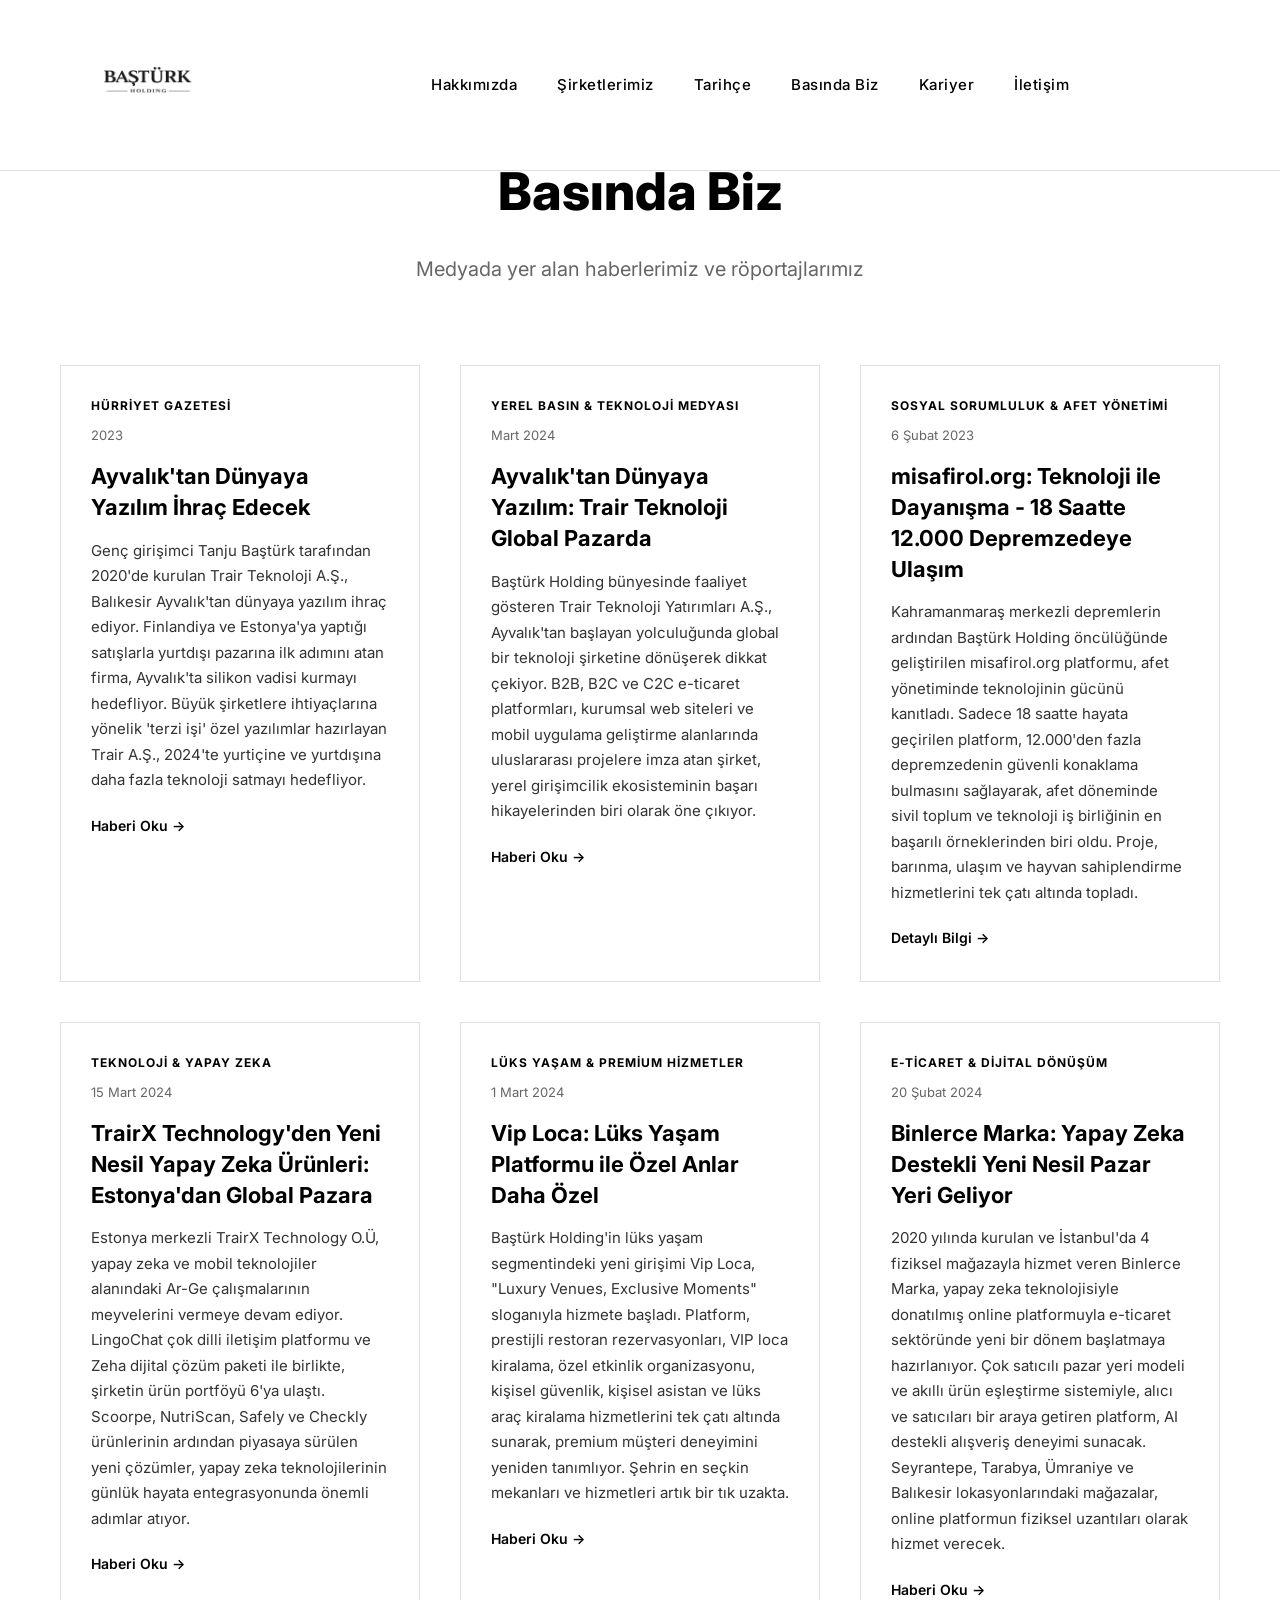
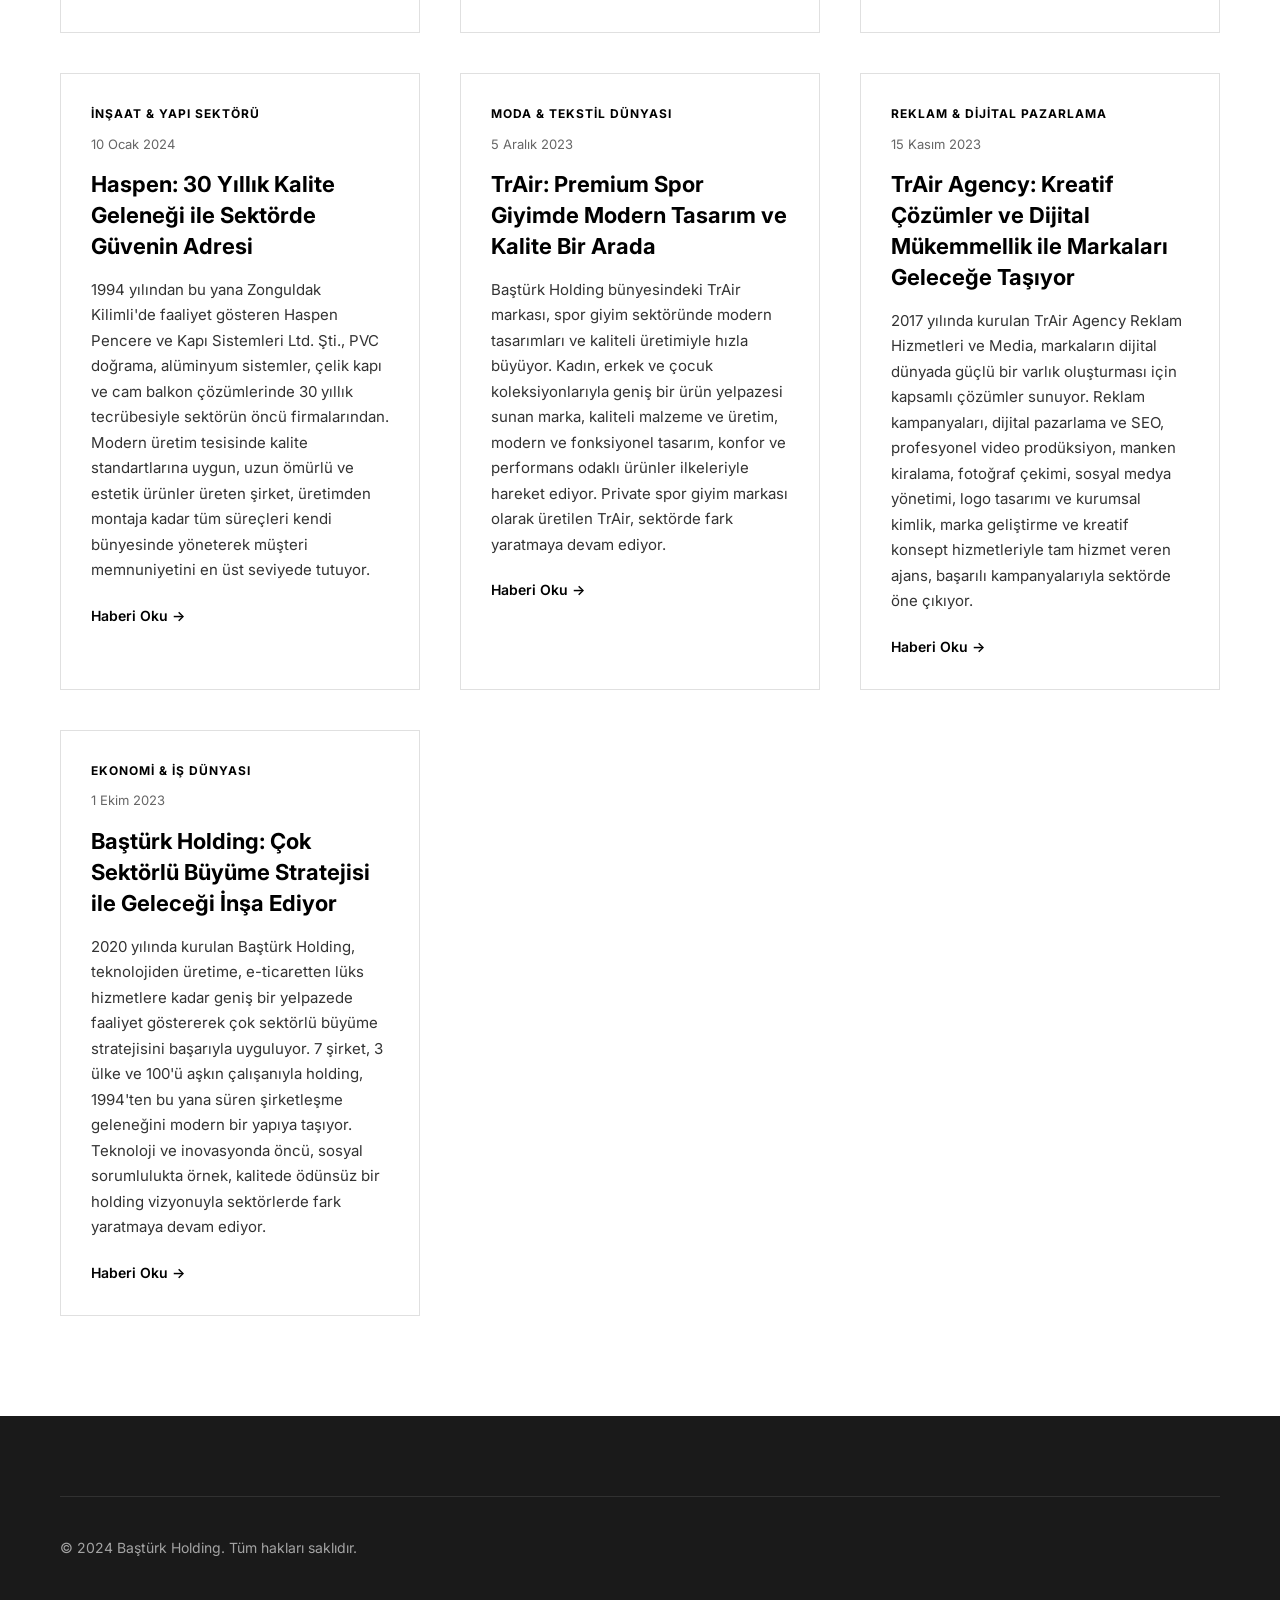
<file: basinda-biz.html>
<!DOCTYPE html>
<html lang="tr">
<head>
    <meta charset="UTF-8">
    <meta name="viewport" content="width=device-width, initial-scale=1.0">
    <title>Basında Biz | Baştürk Holding</title>
    <link rel="stylesheet" href="style.css">
    <link rel="preconnect" href="https://fonts.googleapis.com">
    <link rel="preconnect" href="https://fonts.gstatic.com" crossorigin>
    <link href="https://fonts.googleapis.com/css2?family=Inter:wght@300;400;500;600;700;800;900&display=swap" rel="stylesheet">
    <link rel="icon" type="image/png" href="favicon.png">
    <style>
        .press-page {
            padding: 150px 0 100px;
            background-color: var(--bg-white);
        }
        .press-hero {
            text-align: center;
            margin-bottom: 80px;
        }
        .press-hero h1 {
            font-size: 52px;
            font-weight: 800;
            margin-bottom: 20px;
        }
        .press-hero p {
            font-size: 20px;
            color: var(--light-gray);
        }
        .press-grid {
            display: grid;
            grid-template-columns: repeat(auto-fill, minmax(350px, 1fr));
            gap: 40px;
        }
        .press-card {
            background-color: var(--bg-white);
            border: 1px solid var(--border-gray);
            overflow: hidden;
            transition: var(--transition);
        }
        .press-card:hover {
            transform: translateY(-10px);
            box-shadow: 0 20px 60px rgba(0, 0, 0, 0.12);
        }
        .press-content {
            padding: 30px;
        }
        .press-source {
            font-size: 12px;
            font-weight: 700;
            letter-spacing: 1px;
            text-transform: uppercase;
            color: var(--primary-black);
            margin-bottom: 10px;
        }
        .press-date {
            font-size: 13px;
            color: var(--light-gray);
            margin-bottom: 15px;
        }
        .press-title {
            font-size: 22px;
            font-weight: 700;
            margin-bottom: 15px;
            line-height: 1.4;
        }
        .press-excerpt {
            font-size: 15px;
            line-height: 1.7;
            color: var(--text-gray);
            margin-bottom: 20px;
        }
        .press-link {
            display: inline-block;
            color: var(--primary-black);
            text-decoration: none;
            font-size: 14px;
            font-weight: 600;
            transition: var(--transition);
        }
        .press-link:hover {
            transform: translateX(5px);
        }
    </style>
</head>
<body>
    <header>
        <div class="container">
            <a href="index.html" class="logo">
                <img src="logo.png" alt="Baştürk Holding" class="logo-image">
            </a>
            <nav class="main-nav">
                <a href="index.html#hakkimizda">Hakkımızda</a>
                <a href="index.html#sirketlerimiz">Şirketlerimiz</a>
                <a href="index.html#timeline">Tarihçe</a>
                <a href="basinda-biz.html" class="active">Basında Biz</a>
                <a href="kariyer.html">Kariyer</a>
                <a href="index.html#iletisim">İletişim</a>
            </nav>
        </div>
    </header>

    <section class="press-page">
        <div class="container">
            <div class="press-hero">
                <h1>Basında Biz</h1>
                <p>Medyada yer alan haberlerimiz ve röportajlarımız</p>
            </div>

            <div class="press-grid">
                <article class="press-card">
                    <div class="press-content">
                        <div class="press-source">Hürriyet Gazetesi</div>
                        <div class="press-date">2023</div>
                        <h3 class="press-title">Ayvalık'tan Dünyaya Yazılım İhraç Edecek</h3>
                        <p class="press-excerpt">
                            Genç girişimci Tanju Baştürk tarafından 2020'de kurulan Trair Teknoloji A.Ş., Balıkesir Ayvalık'tan dünyaya yazılım ihraç ediyor. Finlandiya ve Estonya'ya yaptığı satışlarla yurtdışı pazarına ilk adımını atan firma, Ayvalık'ta silikon vadisi kurmayı hedefliyor. Büyük şirketlere ihtiyaçlarına yönelik 'terzi işi' özel yazılımlar hazırlayan Trair A.Ş., 2024'te yurtiçine ve yurtdışına daha fazla teknoloji satmayı hedefliyor.
                        </p>
                        <a href="https://www.hurriyet.com.tr/yazarlar/adnan-kaya/ayvaliktan-dunyaya-yazilim-ihrac-edecek-42389030" target="_blank" rel="noopener noreferrer" class="press-link">Haberi Oku →</a>
                    </div>
                </article>

                <article class="press-card">
                    <div class="press-content">
                        <div class="press-source">Yerel Basın & Teknoloji Medyası</div>
                        <div class="press-date">Mart 2024</div>
                        <h3 class="press-title">Ayvalık'tan Dünyaya Yazılım: Trair Teknoloji Global Pazarda</h3>
                        <p class="press-excerpt">
                            Baştürk Holding bünyesinde faaliyet gösteren Trair Teknoloji Yatırımları A.Ş., Ayvalık'tan başlayan yolculuğunda global bir teknoloji şirketine dönüşerek dikkat çekiyor. B2B, B2C ve C2C e-ticaret platformları, kurumsal web siteleri ve mobil uygulama geliştirme alanlarında uluslararası projelere imza atan şirket, yerel girişimcilik ekosisteminin başarı hikayelerinden biri olarak öne çıkıyor.
                        </p>
                        <a href="#" class="press-link">Haberi Oku →</a>
                    </div>
                </article>

                <article class="press-card">
                    <div class="press-content">
                        <div class="press-source">Sosyal Sorumluluk & Afet Yönetimi</div>
                        <div class="press-date">6 Şubat 2023</div>
                        <h3 class="press-title">misafirol.org: Teknoloji ile Dayanışma - 18 Saatte 12.000 Depremzedeye Ulaşım</h3>
                        <p class="press-excerpt">
                            Kahramanmaraş merkezli depremlerin ardından Baştürk Holding öncülüğünde geliştirilen misafirol.org platformu, afet yönetiminde teknolojinin gücünü kanıtladı. Sadece 18 saatte hayata geçirilen platform, 12.000'den fazla depremzedenin güvenli konaklama bulmasını sağlayarak, afet döneminde sivil toplum ve teknoloji iş birliğinin en başarılı örneklerinden biri oldu. Proje, barınma, ulaşım ve hayvan sahiplendirme hizmetlerini tek çatı altında topladı.
                        </p>
                        <a href="misafirol.html" class="press-link">Detaylı Bilgi →</a>
                    </div>
                </article>

                <article class="press-card">
                    <div class="press-content">
                        <div class="press-source">Teknoloji & Yapay Zeka</div>
                        <div class="press-date">15 Mart 2024</div>
                        <h3 class="press-title">TrairX Technology'den Yeni Nesil Yapay Zeka Ürünleri: Estonya'dan Global Pazara</h3>
                        <p class="press-excerpt">
                            Estonya merkezli TrairX Technology O.Ü, yapay zeka ve mobil teknolojiler alanındaki Ar-Ge çalışmalarının meyvelerini vermeye devam ediyor. LingoChat çok dilli iletişim platformu ve Zeha dijital çözüm paketi ile birlikte, şirketin ürün portföyü 6'ya ulaştı. Scoorpe, NutriScan, Safely ve Checkly ürünlerinin ardından piyasaya sürülen yeni çözümler, yapay zeka teknolojilerinin günlük hayata entegrasyonunda önemli adımlar atıyor.
                        </p>
                        <a href="#" class="press-link">Haberi Oku →</a>
                    </div>
                </article>

                <article class="press-card">
                    <div class="press-content">
                        <div class="press-source">Lüks Yaşam & Premium Hizmetler</div>
                        <div class="press-date">1 Mart 2024</div>
                        <h3 class="press-title">Vip Loca: Lüks Yaşam Platformu ile Özel Anlar Daha Özel</h3>
                        <p class="press-excerpt">
                            Baştürk Holding'in lüks yaşam segmentindeki yeni girişimi Vip Loca, "Luxury Venues, Exclusive Moments" sloganıyla hizmete başladı. Platform, prestijli restoran rezervasyonları, VIP loca kiralama, özel etkinlik organizasyonu, kişisel güvenlik, kişisel asistan ve lüks araç kiralama hizmetlerini tek çatı altında sunarak, premium müşteri deneyimini yeniden tanımlıyor. Şehrin en seçkin mekanları ve hizmetleri artık bir tık uzakta.
                        </p>
                        <a href="#" class="press-link">Haberi Oku →</a>
                    </div>
                </article>

                <article class="press-card">
                    <div class="press-content">
                        <div class="press-source">E-Ticaret & Dijital Dönüşüm</div>
                        <div class="press-date">20 Şubat 2024</div>
                        <h3 class="press-title">Binlerce Marka: Yapay Zeka Destekli Yeni Nesil Pazar Yeri Geliyor</h3>
                        <p class="press-excerpt">
                            2020 yılında kurulan ve İstanbul'da 4 fiziksel mağazayla hizmet veren Binlerce Marka, yapay zeka teknolojisiyle donatılmış online platformuyla e-ticaret sektöründe yeni bir dönem başlatmaya hazırlanıyor. Çok satıcılı pazar yeri modeli ve akıllı ürün eşleştirme sistemiyle, alıcı ve satıcıları bir araya getiren platform, AI destekli alışveriş deneyimi sunacak. Seyrantepe, Tarabya, Ümraniye ve Balıkesir lokasyonlarındaki mağazalar, online platformun fiziksel uzantıları olarak hizmet verecek.
                        </p>
                        <a href="#" class="press-link">Haberi Oku →</a>
                    </div>
                </article>

                <article class="press-card">
                    <div class="press-content">
                        <div class="press-source">İnşaat & Yapı Sektörü</div>
                        <div class="press-date">10 Ocak 2024</div>
                        <h3 class="press-title">Haspen: 30 Yıllık Kalite Geleneği ile Sektörde Güvenin Adresi</h3>
                        <p class="press-excerpt">
                            1994 yılından bu yana Zonguldak Kilimli'de faaliyet gösteren Haspen Pencere ve Kapı Sistemleri Ltd. Şti., PVC doğrama, alüminyum sistemler, çelik kapı ve cam balkon çözümlerinde 30 yıllık tecrübesiyle sektörün öncü firmalarından. Modern üretim tesisinde kalite standartlarına uygun, uzun ömürlü ve estetik ürünler üreten şirket, üretimden montaja kadar tüm süreçleri kendi bünyesinde yöneterek müşteri memnuniyetini en üst seviyede tutuyor.
                        </p>
                        <a href="#" class="press-link">Haberi Oku →</a>
                    </div>
                </article>

                <article class="press-card">
                    <div class="press-content">
                        <div class="press-source">Moda & Tekstil Dünyası</div>
                        <div class="press-date">5 Aralık 2023</div>
                        <h3 class="press-title">TrAir: Premium Spor Giyimde Modern Tasarım ve Kalite Bir Arada</h3>
                        <p class="press-excerpt">
                            Baştürk Holding bünyesindeki TrAir markası, spor giyim sektöründe modern tasarımları ve kaliteli üretimiyle hızla büyüyor. Kadın, erkek ve çocuk koleksiyonlarıyla geniş bir ürün yelpazesi sunan marka, kaliteli malzeme ve üretim, modern ve fonksiyonel tasarım, konfor ve performans odaklı ürünler ilkeleriyle hareket ediyor. Private spor giyim markası olarak üretilen TrAir, sektörde fark yaratmaya devam ediyor.
                        </p>
                        <a href="#" class="press-link">Haberi Oku →</a>
                    </div>
                </article>

                <article class="press-card">
                    <div class="press-content">
                        <div class="press-source">Reklam & Dijital Pazarlama</div>
                        <div class="press-date">15 Kasım 2023</div>
                        <h3 class="press-title">TrAir Agency: Kreatif Çözümler ve Dijital Mükemmellik ile Markaları Geleceğe Taşıyor</h3>
                        <p class="press-excerpt">
                            2017 yılında kurulan TrAir Agency Reklam Hizmetleri ve Media, markaların dijital dünyada güçlü bir varlık oluşturması için kapsamlı çözümler sunuyor. Reklam kampanyaları, dijital pazarlama ve SEO, profesyonel video prodüksiyon, manken kiralama, fotoğraf çekimi, sosyal medya yönetimi, logo tasarımı ve kurumsal kimlik, marka geliştirme ve kreatif konsept hizmetleriyle tam hizmet veren ajans, başarılı kampanyalarıyla sektörde öne çıkıyor.
                        </p>
                        <a href="#" class="press-link">Haberi Oku →</a>
                    </div>
                </article>

                <article class="press-card">
                    <div class="press-content">
                        <div class="press-source">Ekonomi & İş Dünyası</div>
                        <div class="press-date">1 Ekim 2023</div>
                        <h3 class="press-title">Baştürk Holding: Çok Sektörlü Büyüme Stratejisi ile Geleceği İnşa Ediyor</h3>
                        <p class="press-excerpt">
                            2020 yılında kurulan Baştürk Holding, teknolojiden üretime, e-ticaretten lüks hizmetlere kadar geniş bir yelpazede faaliyet göstererek çok sektörlü büyüme stratejisini başarıyla uyguluyor. 7 şirket, 3 ülke ve 100'ü aşkın çalışanıyla holding, 1994'ten bu yana süren şirketleşme geleneğini modern bir yapıya taşıyor. Teknoloji ve inovasyonda öncü, sosyal sorumlulukta örnek, kalitede ödünsüz bir holding vizyonuyla sektörlerde fark yaratmaya devam ediyor.
                        </p>
                        <a href="#" class="press-link">Haberi Oku →</a>
                    </div>
                </article>
            </div>
        </div>
    </section>

    <footer>
        <div class="container">
            <div class="footer-bottom">
                <p>&copy; 2024 Baştürk Holding. Tüm hakları saklıdır.</p>
            </div>
        </div>
    </footer>
</body>
</html>
</file>
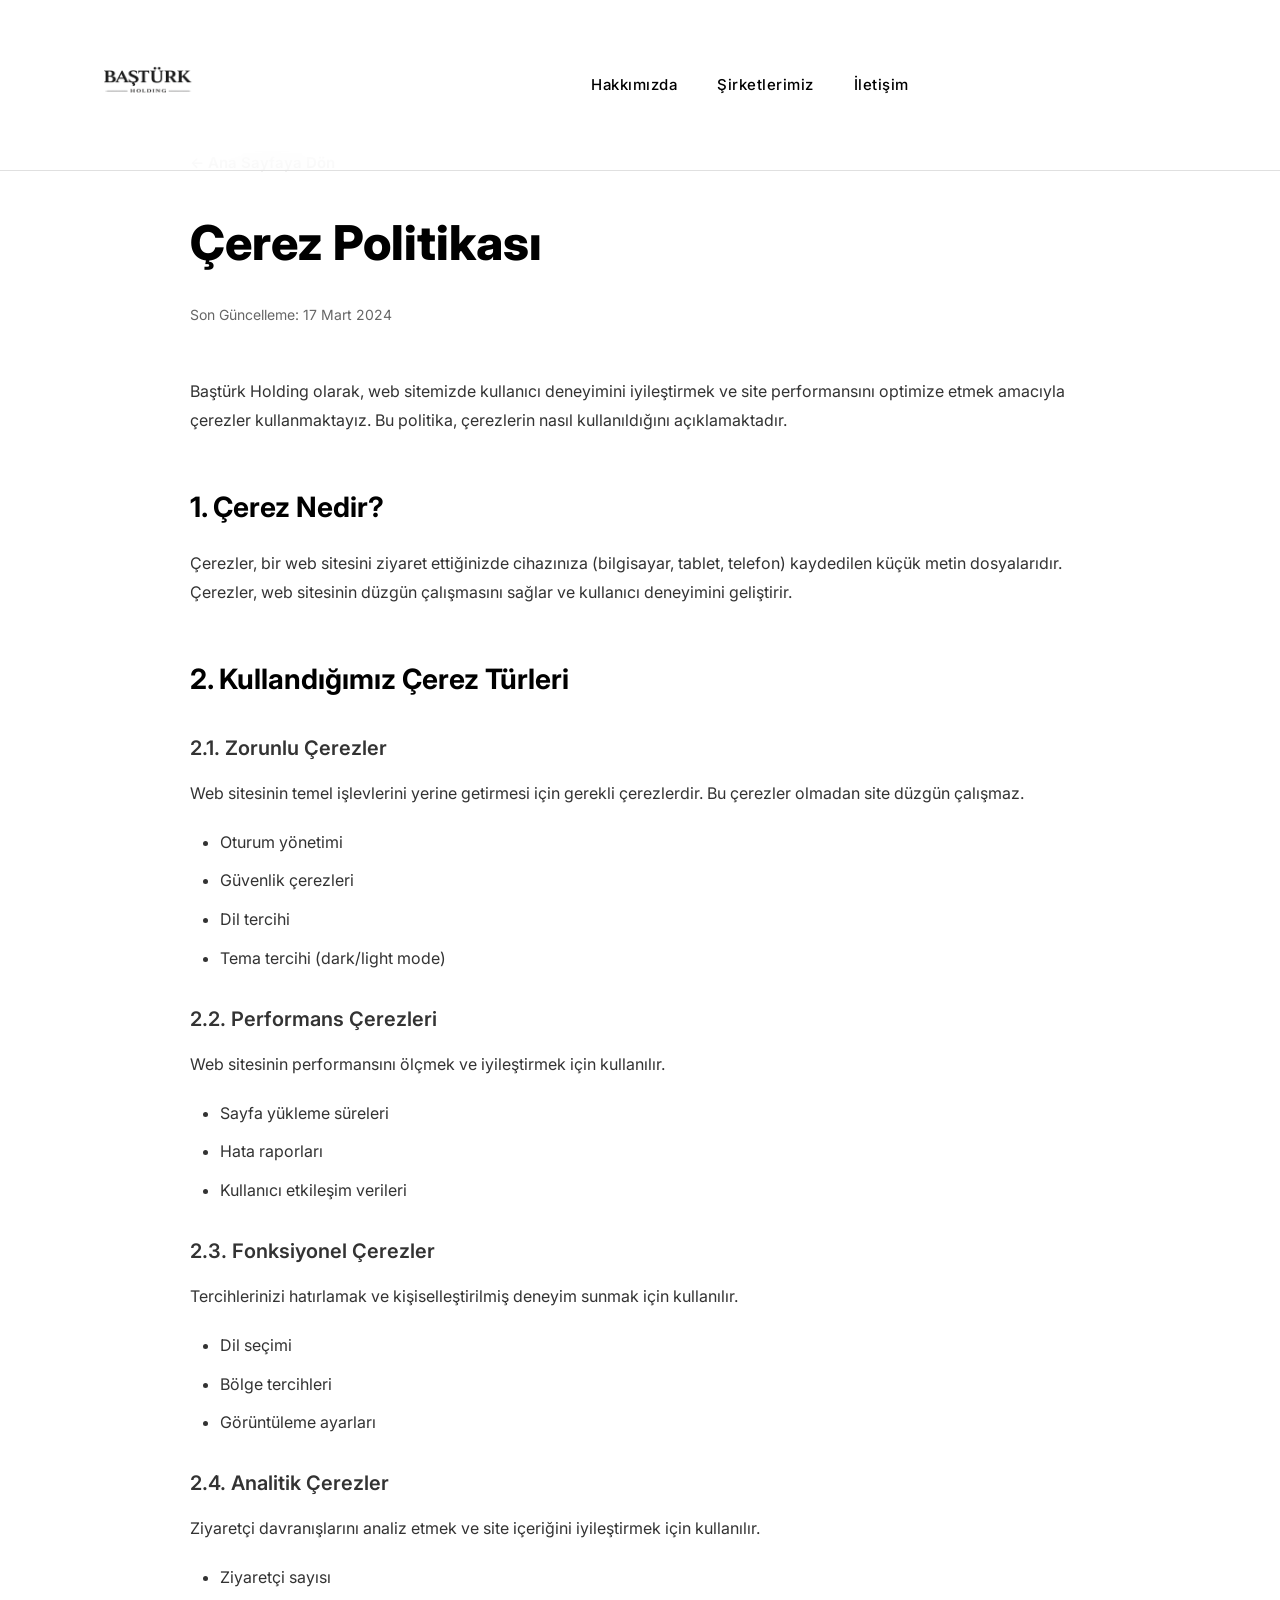
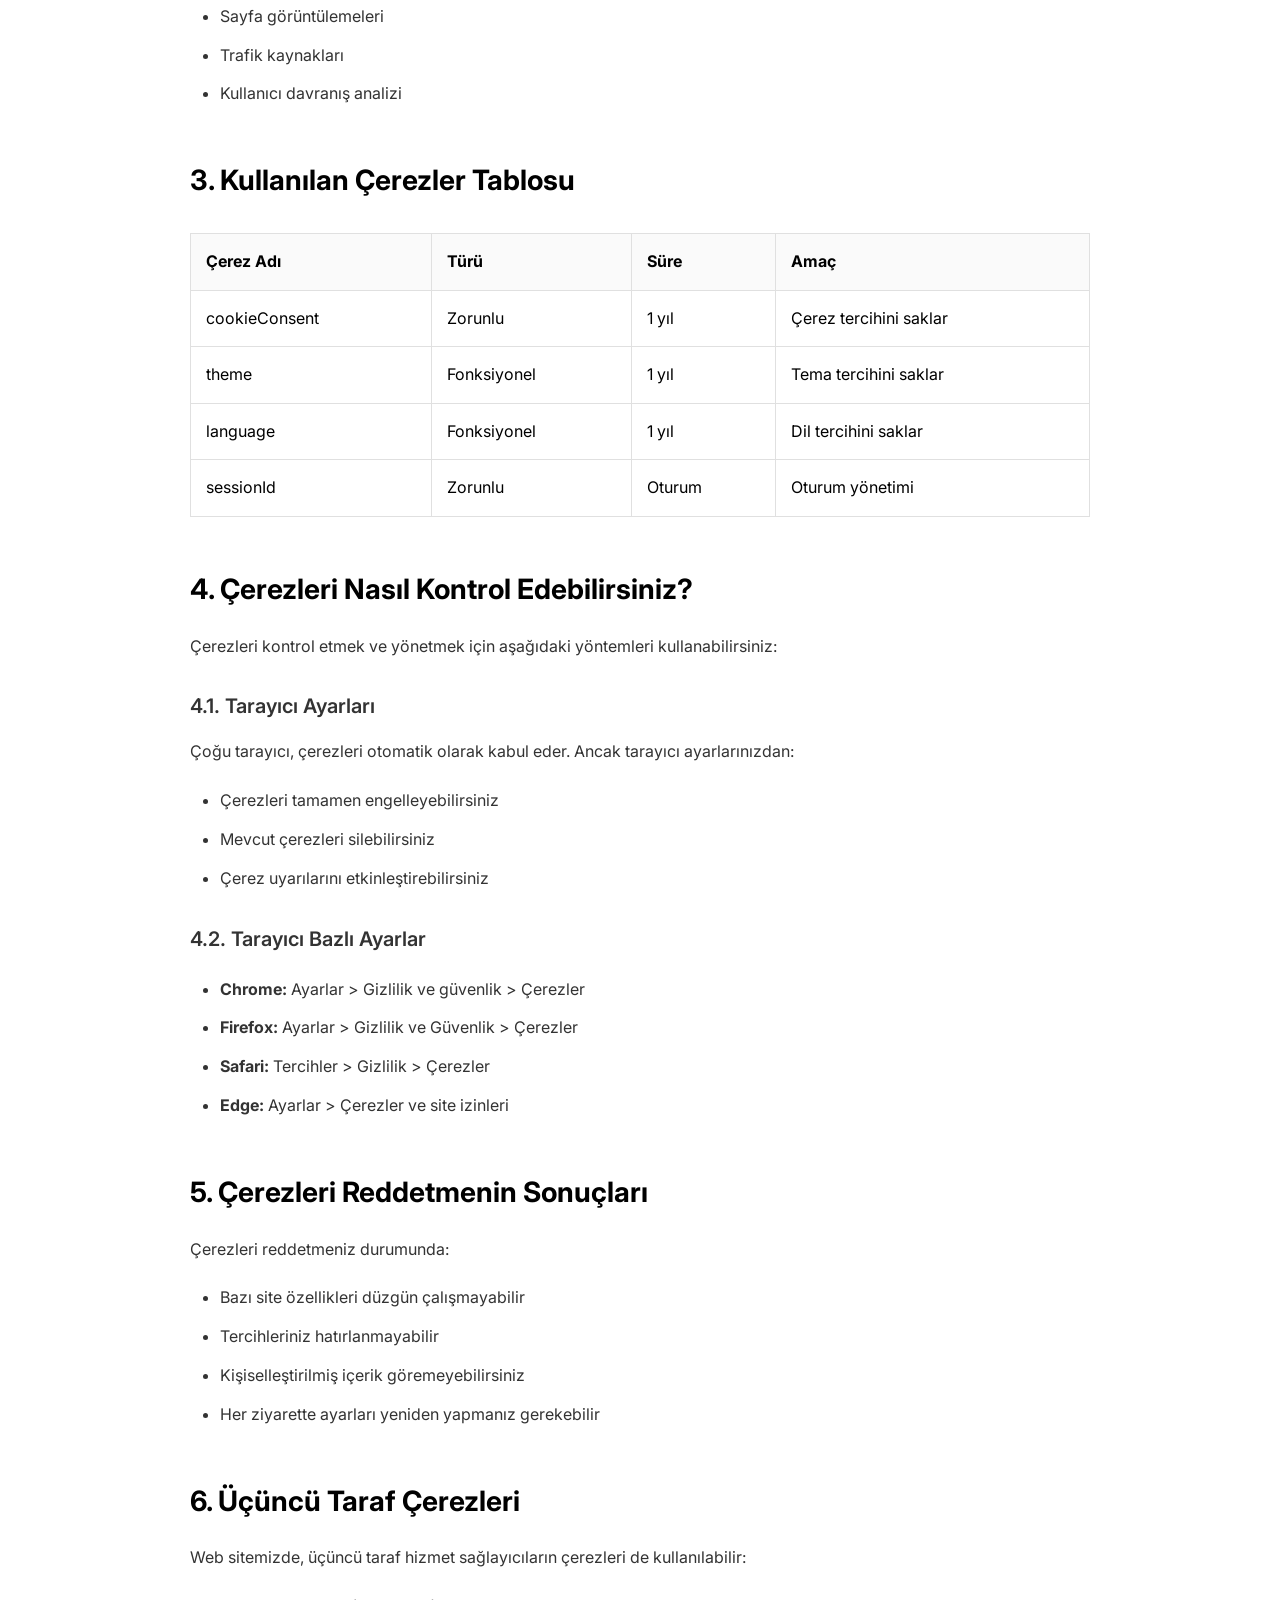
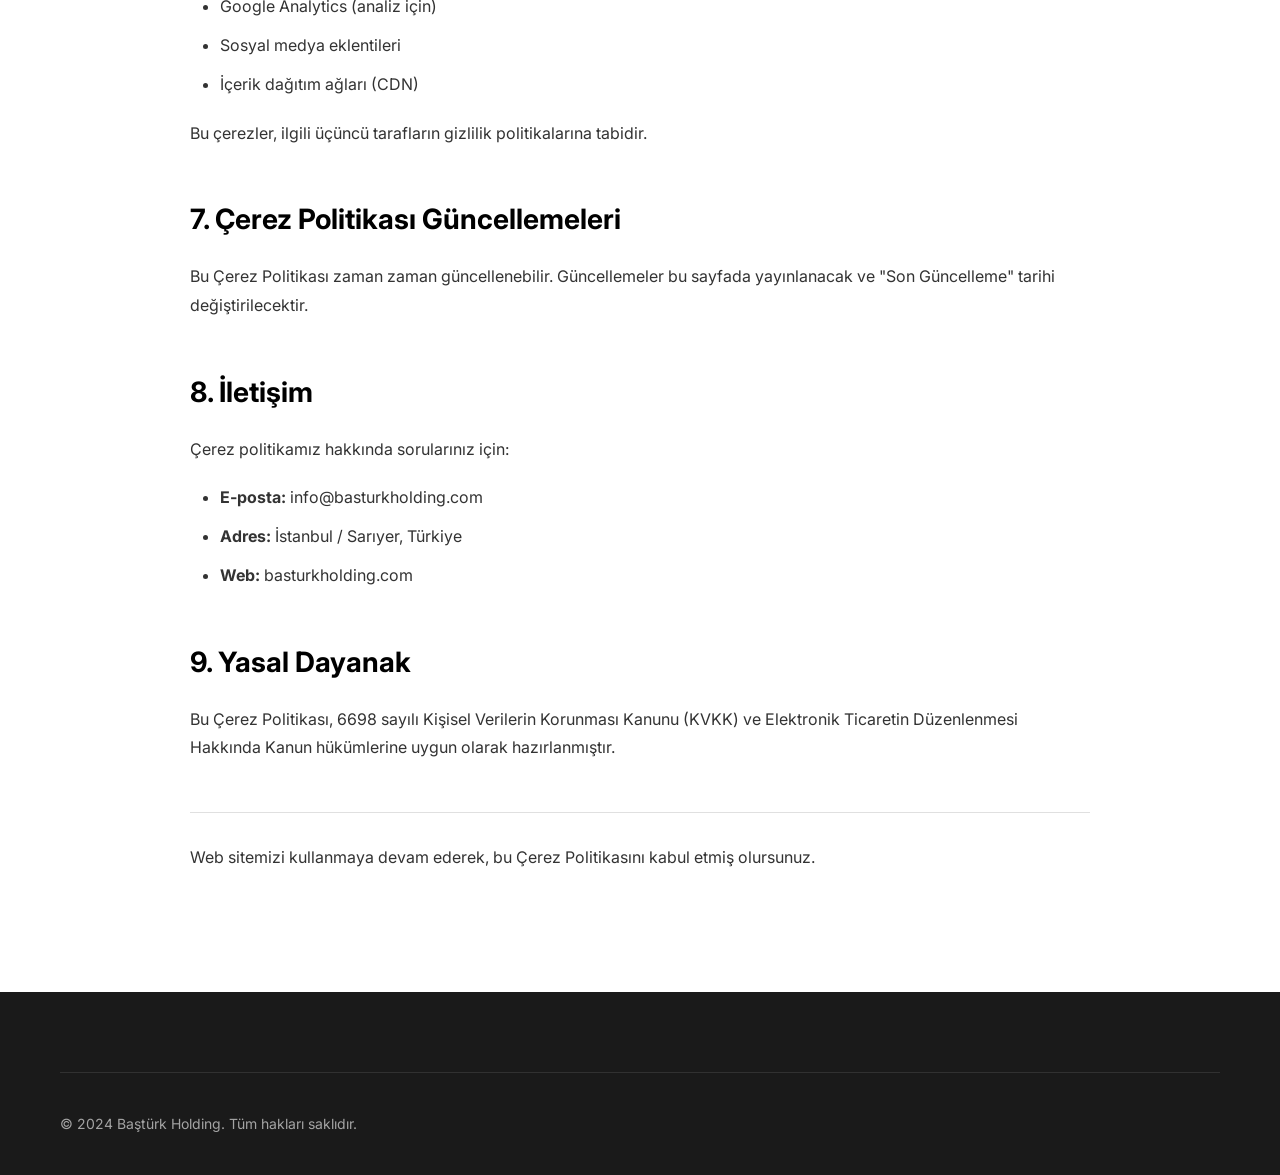
<file: cerez-politikasi.html>
<!DOCTYPE html>
<html lang="tr">
<head>
    <meta charset="UTF-8">
    <meta name="viewport" content="width=device-width, initial-scale=1.0">
    <title>Çerez Politikası | Baştürk Holding</title>
    <link rel="stylesheet" href="style.css">
    <link rel="preconnect" href="https://fonts.googleapis.com">
    <link rel="preconnect" href="https://fonts.gstatic.com" crossorigin>
    <link href="https://fonts.googleapis.com/css2?family=Inter:wght@300;400;500;600;700;800;900&display=swap" rel="stylesheet">
    <link rel="icon" type="image/png" href="favicon.png">
    <link rel="apple-touch-icon" href="favicon.png">
    <style>
        .legal-page {
            padding: 150px 0 100px;
            background-color: var(--bg-white);
        }
        .legal-content {
            max-width: 900px;
            margin: 0 auto;
        }
        .legal-content h1 {
            font-size: 48px;
            font-weight: 800;
            margin-bottom: 20px;
            color: var(--primary-black);
        }
        .legal-content .update-date {
            font-size: 14px;
            color: var(--light-gray);
            margin-bottom: 50px;
        }
        .legal-content h2 {
            font-size: 28px;
            font-weight: 700;
            margin-top: 50px;
            margin-bottom: 20px;
            color: var(--primary-black);
        }
        .legal-content h3 {
            font-size: 20px;
            font-weight: 600;
            margin-top: 30px;
            margin-bottom: 15px;
            color: var(--text-gray);
        }
        .legal-content p {
            font-size: 16px;
            line-height: 1.8;
            color: var(--text-gray);
            margin-bottom: 20px;
        }
        .legal-content ul {
            margin: 20px 0;
            padding-left: 30px;
        }
        .legal-content ul li {
            font-size: 16px;
            line-height: 1.8;
            color: var(--text-gray);
            margin-bottom: 10px;
        }
        .legal-content table {
            width: 100%;
            border-collapse: collapse;
            margin: 30px 0;
        }
        .legal-content table th,
        .legal-content table td {
            padding: 15px;
            text-align: left;
            border: 1px solid var(--border-gray);
        }
        .legal-content table th {
            background-color: var(--bg-light);
            font-weight: 700;
        }
        .back-link {
            display: inline-block;
            margin-bottom: 30px;
            color: var(--primary-black);
            text-decoration: none;
            font-size: 15px;
            font-weight: 600;
            transition: var(--transition);
        }
        .back-link:hover {
            transform: translateX(-5px);
        }
    </style>
</head>
<body>
    <header>
        <div class="container">
            <a href="index.html" class="logo">
                <img src="logo.png" alt="Baştürk Holding" style="height: 120px; width: auto;">
            </a>
            <nav class="main-nav">
                <a href="index.html#hakkimizda">Hakkımızda</a>
                <a href="index.html#sirketlerimiz">Şirketlerimiz</a>
                <a href="index.html#iletisim">İletişim</a>
            </nav>
        </div>
    </header>

    <section class="legal-page">
        <div class="container">
            <div class="legal-content">
                <a href="index.html" class="back-link">← Ana Sayfaya Dön</a>
                
                <h1>Çerez Politikası</h1>
                <p class="update-date">Son Güncelleme: 17 Mart 2024</p>

                <p>Baştürk Holding olarak, web sitemizde kullanıcı deneyimini iyileştirmek ve site performansını optimize etmek amacıyla çerezler kullanmaktayız. Bu politika, çerezlerin nasıl kullanıldığını açıklamaktadır.</p>

                <h2>1. Çerez Nedir?</h2>
                <p>Çerezler, bir web sitesini ziyaret ettiğinizde cihazınıza (bilgisayar, tablet, telefon) kaydedilen küçük metin dosyalarıdır. Çerezler, web sitesinin düzgün çalışmasını sağlar ve kullanıcı deneyimini geliştirir.</p>

                <h2>2. Kullandığımız Çerez Türleri</h2>
                
                <h3>2.1. Zorunlu Çerezler</h3>
                <p>Web sitesinin temel işlevlerini yerine getirmesi için gerekli çerezlerdir. Bu çerezler olmadan site düzgün çalışmaz.</p>
                <ul>
                    <li>Oturum yönetimi</li>
                    <li>Güvenlik çerezleri</li>
                    <li>Dil tercihi</li>
                    <li>Tema tercihi (dark/light mode)</li>
                </ul>

                <h3>2.2. Performans Çerezleri</h3>
                <p>Web sitesinin performansını ölçmek ve iyileştirmek için kullanılır.</p>
                <ul>
                    <li>Sayfa yükleme süreleri</li>
                    <li>Hata raporları</li>
                    <li>Kullanıcı etkileşim verileri</li>
                </ul>

                <h3>2.3. Fonksiyonel Çerezler</h3>
                <p>Tercihlerinizi hatırlamak ve kişiselleştirilmiş deneyim sunmak için kullanılır.</p>
                <ul>
                    <li>Dil seçimi</li>
                    <li>Bölge tercihleri</li>
                    <li>Görüntüleme ayarları</li>
                </ul>

                <h3>2.4. Analitik Çerezler</h3>
                <p>Ziyaretçi davranışlarını analiz etmek ve site içeriğini iyileştirmek için kullanılır.</p>
                <ul>
                    <li>Ziyaretçi sayısı</li>
                    <li>Sayfa görüntülemeleri</li>
                    <li>Trafik kaynakları</li>
                    <li>Kullanıcı davranış analizi</li>
                </ul>

                <h2>3. Kullanılan Çerezler Tablosu</h2>
                <table>
                    <thead>
                        <tr>
                            <th>Çerez Adı</th>
                            <th>Türü</th>
                            <th>Süre</th>
                            <th>Amaç</th>
                        </tr>
                    </thead>
                    <tbody>
                        <tr>
                            <td>cookieConsent</td>
                            <td>Zorunlu</td>
                            <td>1 yıl</td>
                            <td>Çerez tercihini saklar</td>
                        </tr>
                        <tr>
                            <td>theme</td>
                            <td>Fonksiyonel</td>
                            <td>1 yıl</td>
                            <td>Tema tercihini saklar</td>
                        </tr>
                        <tr>
                            <td>language</td>
                            <td>Fonksiyonel</td>
                            <td>1 yıl</td>
                            <td>Dil tercihini saklar</td>
                        </tr>
                        <tr>
                            <td>sessionId</td>
                            <td>Zorunlu</td>
                            <td>Oturum</td>
                            <td>Oturum yönetimi</td>
                        </tr>
                    </tbody>
                </table>

                <h2>4. Çerezleri Nasıl Kontrol Edebilirsiniz?</h2>
                <p>Çerezleri kontrol etmek ve yönetmek için aşağıdaki yöntemleri kullanabilirsiniz:</p>

                <h3>4.1. Tarayıcı Ayarları</h3>
                <p>Çoğu tarayıcı, çerezleri otomatik olarak kabul eder. Ancak tarayıcı ayarlarınızdan:</p>
                <ul>
                    <li>Çerezleri tamamen engelleyebilirsiniz</li>
                    <li>Mevcut çerezleri silebilirsiniz</li>
                    <li>Çerez uyarılarını etkinleştirebilirsiniz</li>
                </ul>

                <h3>4.2. Tarayıcı Bazlı Ayarlar</h3>
                <ul>
                    <li><strong>Chrome:</strong> Ayarlar > Gizlilik ve güvenlik > Çerezler</li>
                    <li><strong>Firefox:</strong> Ayarlar > Gizlilik ve Güvenlik > Çerezler</li>
                    <li><strong>Safari:</strong> Tercihler > Gizlilik > Çerezler</li>
                    <li><strong>Edge:</strong> Ayarlar > Çerezler ve site izinleri</li>
                </ul>

                <h2>5. Çerezleri Reddetmenin Sonuçları</h2>
                <p>Çerezleri reddetmeniz durumunda:</p>
                <ul>
                    <li>Bazı site özellikleri düzgün çalışmayabilir</li>
                    <li>Tercihleriniz hatırlanmayabilir</li>
                    <li>Kişiselleştirilmiş içerik göremeyebilirsiniz</li>
                    <li>Her ziyarette ayarları yeniden yapmanız gerekebilir</li>
                </ul>

                <h2>6. Üçüncü Taraf Çerezleri</h2>
                <p>Web sitemizde, üçüncü taraf hizmet sağlayıcıların çerezleri de kullanılabilir:</p>
                <ul>
                    <li>Google Analytics (analiz için)</li>
                    <li>Sosyal medya eklentileri</li>
                    <li>İçerik dağıtım ağları (CDN)</li>
                </ul>
                <p>Bu çerezler, ilgili üçüncü tarafların gizlilik politikalarına tabidir.</p>

                <h2>7. Çerez Politikası Güncellemeleri</h2>
                <p>Bu Çerez Politikası zaman zaman güncellenebilir. Güncellemeler bu sayfada yayınlanacak ve "Son Güncelleme" tarihi değiştirilecektir.</p>

                <h2>8. İletişim</h2>
                <p>Çerez politikamız hakkında sorularınız için:</p>
                <ul>
                    <li><strong>E-posta:</strong> info@basturkholding.com</li>
                    <li><strong>Adres:</strong> İstanbul / Sarıyer, Türkiye</li>
                    <li><strong>Web:</strong> basturkholding.com</li>
                </ul>

                <h2>9. Yasal Dayanak</h2>
                <p>Bu Çerez Politikası, 6698 sayılı Kişisel Verilerin Korunması Kanunu (KVKK) ve Elektronik Ticaretin Düzenlenmesi Hakkında Kanun hükümlerine uygun olarak hazırlanmıştır.</p>

                <p style="margin-top: 50px; padding-top: 30px; border-top: 1px solid var(--border-gray);">
                    Web sitemizi kullanmaya devam ederek, bu Çerez Politikasını kabul etmiş olursunuz.
                </p>
            </div>
        </div>
    </section>

    <footer>
        <div class="container">
            <div class="footer-bottom">
                <p>&copy; 2024 Baştürk Holding. Tüm hakları saklıdır.</p>
            </div>
        </div>
    </footer>
</body>
</html>
</file>
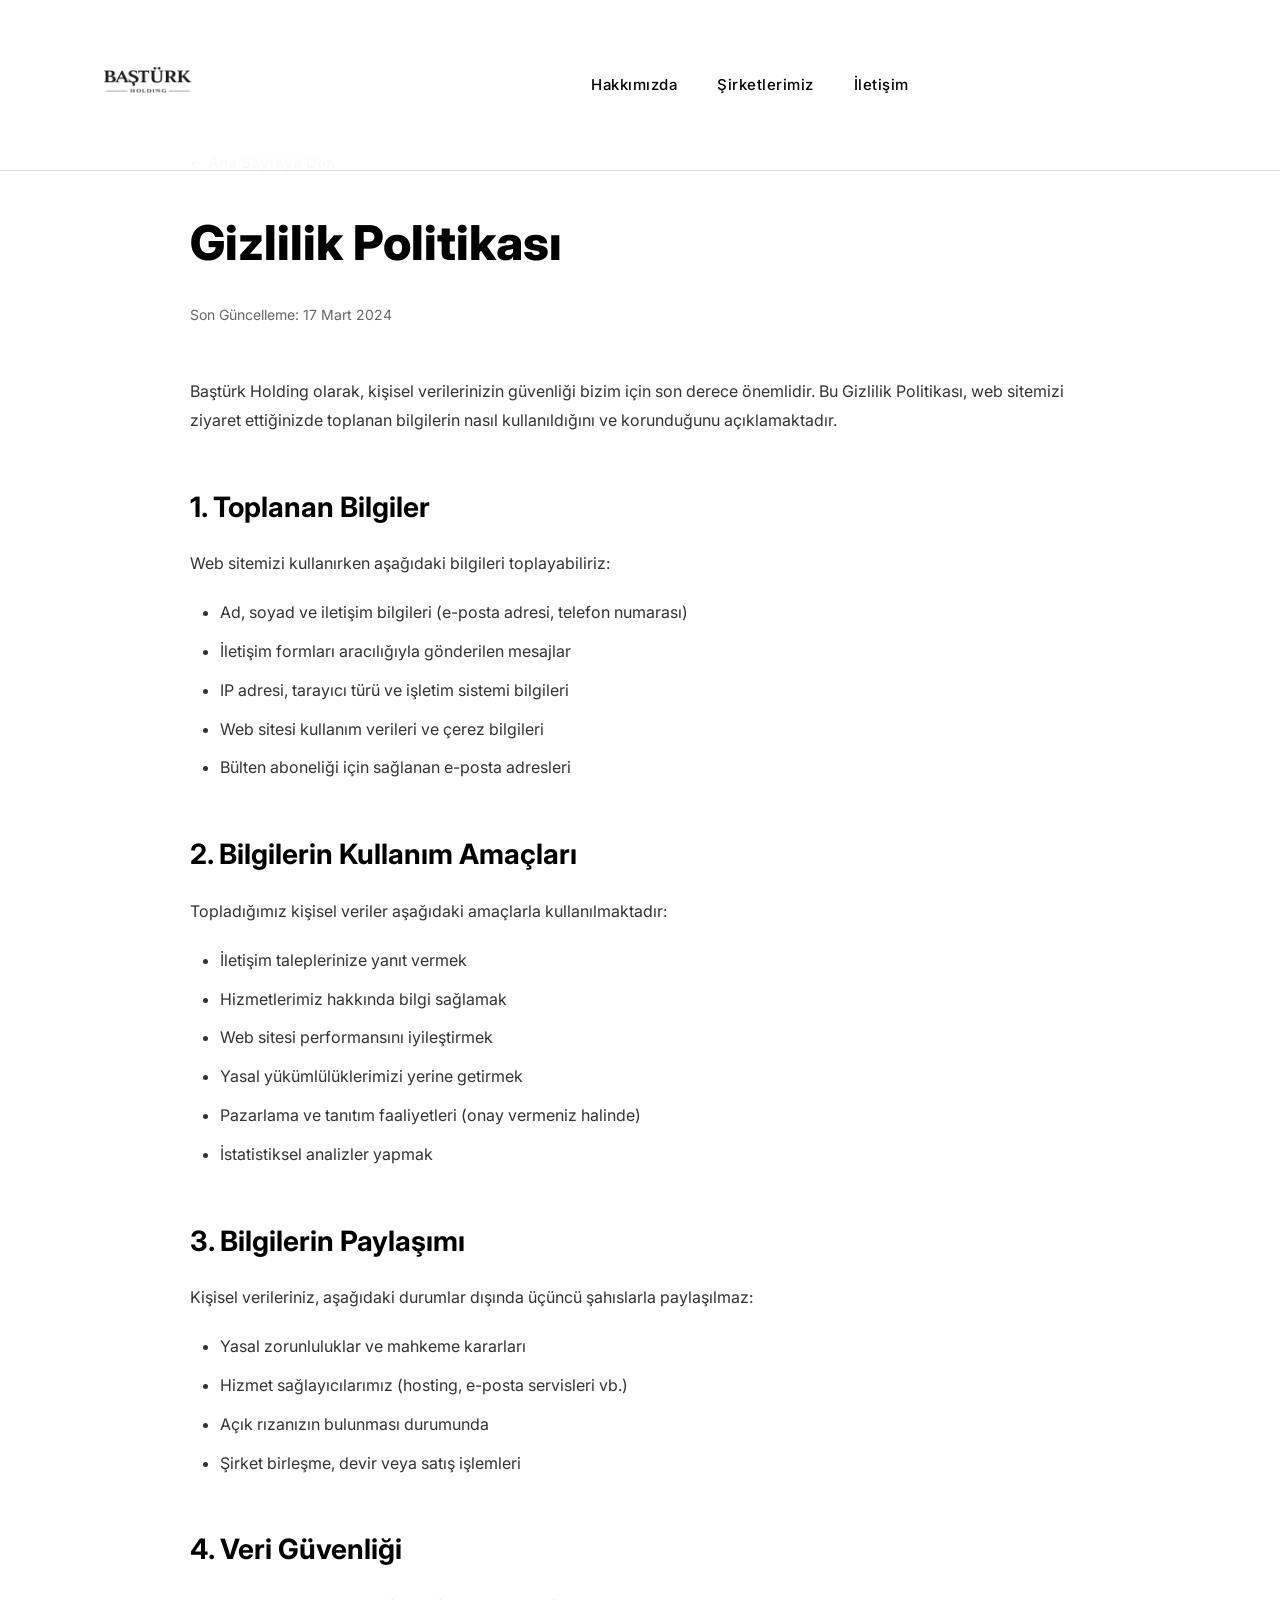
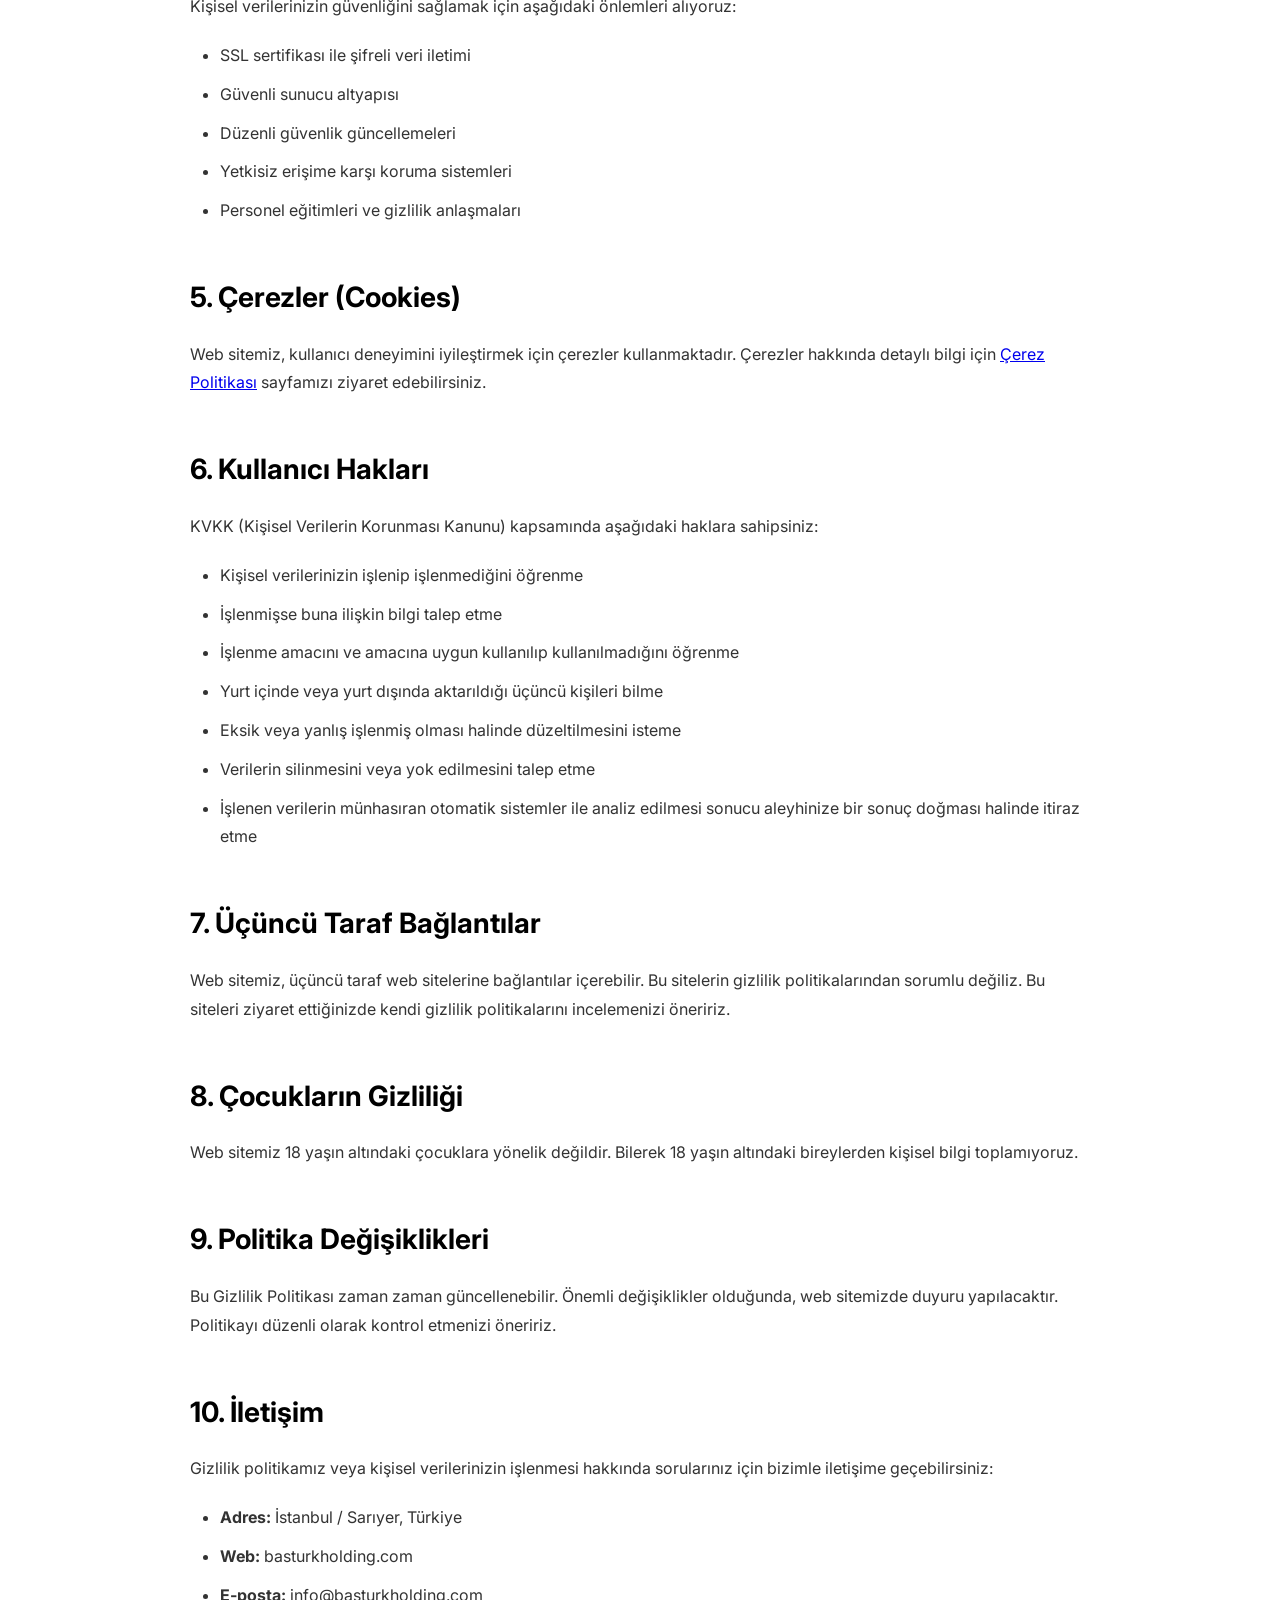
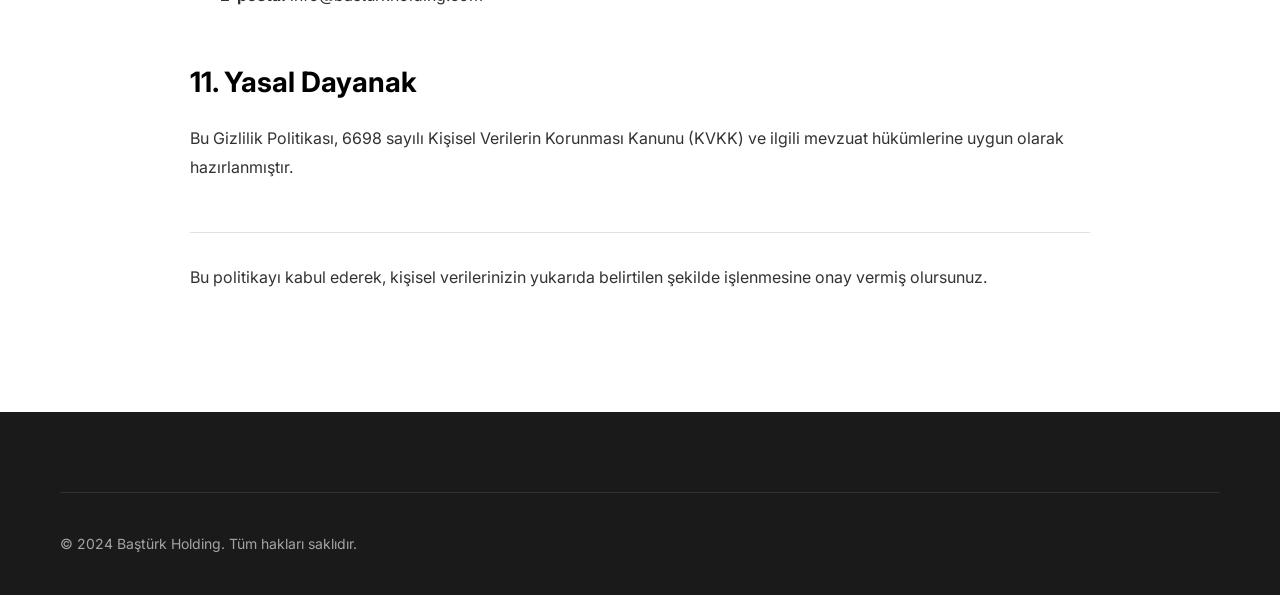
<file: gizlilik-politikasi.html>
<!DOCTYPE html>
<html lang="tr">
<head>
    <meta charset="UTF-8">
    <meta name="viewport" content="width=device-width, initial-scale=1.0">
    <title>Gizlilik Politikası | Baştürk Holding</title>
    <link rel="stylesheet" href="style.css">
    <link rel="preconnect" href="https://fonts.googleapis.com">
    <link rel="preconnect" href="https://fonts.gstatic.com" crossorigin>
    <link href="https://fonts.googleapis.com/css2?family=Inter:wght@300;400;500;600;700;800;900&display=swap" rel="stylesheet">
    <link rel="icon" type="image/png" href="favicon.png">
    <link rel="apple-touch-icon" href="favicon.png">
    <style>
        .legal-page {
            padding: 150px 0 100px;
            background-color: var(--bg-white);
        }
        .legal-content {
            max-width: 900px;
            margin: 0 auto;
        }
        .legal-content h1 {
            font-size: 48px;
            font-weight: 800;
            margin-bottom: 20px;
            color: var(--primary-black);
        }
        .legal-content .update-date {
            font-size: 14px;
            color: var(--light-gray);
            margin-bottom: 50px;
        }
        .legal-content h2 {
            font-size: 28px;
            font-weight: 700;
            margin-top: 50px;
            margin-bottom: 20px;
            color: var(--primary-black);
        }
        .legal-content h3 {
            font-size: 20px;
            font-weight: 600;
            margin-top: 30px;
            margin-bottom: 15px;
            color: var(--text-gray);
        }
        .legal-content p {
            font-size: 16px;
            line-height: 1.8;
            color: var(--text-gray);
            margin-bottom: 20px;
        }
        .legal-content ul {
            margin: 20px 0;
            padding-left: 30px;
        }
        .legal-content ul li {
            font-size: 16px;
            line-height: 1.8;
            color: var(--text-gray);
            margin-bottom: 10px;
        }
        .back-link {
            display: inline-block;
            margin-bottom: 30px;
            color: var(--primary-black);
            text-decoration: none;
            font-size: 15px;
            font-weight: 600;
            transition: var(--transition);
        }
        .back-link:hover {
            transform: translateX(-5px);
        }
    </style>
</head>
<body>
    <header>
        <div class="container">
            <a href="index.html" class="logo">
                <img src="logo.png" alt="Baştürk Holding" style="height: 120px; width: auto;">
            </a>
            <nav class="main-nav">
                <a href="index.html#hakkimizda">Hakkımızda</a>
                <a href="index.html#sirketlerimiz">Şirketlerimiz</a>
                <a href="index.html#iletisim">İletişim</a>
            </nav>
        </div>
    </header>

    <section class="legal-page">
        <div class="container">
            <div class="legal-content">
                <a href="index.html" class="back-link">← Ana Sayfaya Dön</a>
                
                <h1>Gizlilik Politikası</h1>
                <p class="update-date">Son Güncelleme: 17 Mart 2024</p>

                <p>Baştürk Holding olarak, kişisel verilerinizin güvenliği bizim için son derece önemlidir. Bu Gizlilik Politikası, web sitemizi ziyaret ettiğinizde toplanan bilgilerin nasıl kullanıldığını ve korunduğunu açıklamaktadır.</p>

                <h2>1. Toplanan Bilgiler</h2>
                <p>Web sitemizi kullanırken aşağıdaki bilgileri toplayabiliriz:</p>
                <ul>
                    <li>Ad, soyad ve iletişim bilgileri (e-posta adresi, telefon numarası)</li>
                    <li>İletişim formları aracılığıyla gönderilen mesajlar</li>
                    <li>IP adresi, tarayıcı türü ve işletim sistemi bilgileri</li>
                    <li>Web sitesi kullanım verileri ve çerez bilgileri</li>
                    <li>Bülten aboneliği için sağlanan e-posta adresleri</li>
                </ul>

                <h2>2. Bilgilerin Kullanım Amaçları</h2>
                <p>Topladığımız kişisel veriler aşağıdaki amaçlarla kullanılmaktadır:</p>
                <ul>
                    <li>İletişim taleplerinize yanıt vermek</li>
                    <li>Hizmetlerimiz hakkında bilgi sağlamak</li>
                    <li>Web sitesi performansını iyileştirmek</li>
                    <li>Yasal yükümlülüklerimizi yerine getirmek</li>
                    <li>Pazarlama ve tanıtım faaliyetleri (onay vermeniz halinde)</li>
                    <li>İstatistiksel analizler yapmak</li>
                </ul>

                <h2>3. Bilgilerin Paylaşımı</h2>
                <p>Kişisel verileriniz, aşağıdaki durumlar dışında üçüncü şahıslarla paylaşılmaz:</p>
                <ul>
                    <li>Yasal zorunluluklar ve mahkeme kararları</li>
                    <li>Hizmet sağlayıcılarımız (hosting, e-posta servisleri vb.)</li>
                    <li>Açık rızanızın bulunması durumunda</li>
                    <li>Şirket birleşme, devir veya satış işlemleri</li>
                </ul>

                <h2>4. Veri Güvenliği</h2>
                <p>Kişisel verilerinizin güvenliğini sağlamak için aşağıdaki önlemleri alıyoruz:</p>
                <ul>
                    <li>SSL sertifikası ile şifreli veri iletimi</li>
                    <li>Güvenli sunucu altyapısı</li>
                    <li>Düzenli güvenlik güncellemeleri</li>
                    <li>Yetkisiz erişime karşı koruma sistemleri</li>
                    <li>Personel eğitimleri ve gizlilik anlaşmaları</li>
                </ul>

                <h2>5. Çerezler (Cookies)</h2>
                <p>Web sitemiz, kullanıcı deneyimini iyileştirmek için çerezler kullanmaktadır. Çerezler hakkında detaylı bilgi için <a href="cerez-politikasi.html">Çerez Politikası</a> sayfamızı ziyaret edebilirsiniz.</p>

                <h2>6. Kullanıcı Hakları</h2>
                <p>KVKK (Kişisel Verilerin Korunması Kanunu) kapsamında aşağıdaki haklara sahipsiniz:</p>
                <ul>
                    <li>Kişisel verilerinizin işlenip işlenmediğini öğrenme</li>
                    <li>İşlenmişse buna ilişkin bilgi talep etme</li>
                    <li>İşlenme amacını ve amacına uygun kullanılıp kullanılmadığını öğrenme</li>
                    <li>Yurt içinde veya yurt dışında aktarıldığı üçüncü kişileri bilme</li>
                    <li>Eksik veya yanlış işlenmiş olması halinde düzeltilmesini isteme</li>
                    <li>Verilerin silinmesini veya yok edilmesini talep etme</li>
                    <li>İşlenen verilerin münhasıran otomatik sistemler ile analiz edilmesi sonucu aleyhinize bir sonuç doğması halinde itiraz etme</li>
                </ul>

                <h2>7. Üçüncü Taraf Bağlantılar</h2>
                <p>Web sitemiz, üçüncü taraf web sitelerine bağlantılar içerebilir. Bu sitelerin gizlilik politikalarından sorumlu değiliz. Bu siteleri ziyaret ettiğinizde kendi gizlilik politikalarını incelemenizi öneririz.</p>

                <h2>8. Çocukların Gizliliği</h2>
                <p>Web sitemiz 18 yaşın altındaki çocuklara yönelik değildir. Bilerek 18 yaşın altındaki bireylerden kişisel bilgi toplamıyoruz.</p>

                <h2>9. Politika Değişiklikleri</h2>
                <p>Bu Gizlilik Politikası zaman zaman güncellenebilir. Önemli değişiklikler olduğunda, web sitemizde duyuru yapılacaktır. Politikayı düzenli olarak kontrol etmenizi öneririz.</p>

                <h2>10. İletişim</h2>
                <p>Gizlilik politikamız veya kişisel verilerinizin işlenmesi hakkında sorularınız için bizimle iletişime geçebilirsiniz:</p>
                <ul>
                    <li><strong>Adres:</strong> İstanbul / Sarıyer, Türkiye</li>
                    <li><strong>Web:</strong> basturkholding.com</li>
                    <li><strong>E-posta:</strong> info@basturkholding.com</li>
                </ul>

                <h2>11. Yasal Dayanak</h2>
                <p>Bu Gizlilik Politikası, 6698 sayılı Kişisel Verilerin Korunması Kanunu (KVKK) ve ilgili mevzuat hükümlerine uygun olarak hazırlanmıştır.</p>

                <p style="margin-top: 50px; padding-top: 30px; border-top: 1px solid var(--border-gray);">
                    Bu politikayı kabul ederek, kişisel verilerinizin yukarıda belirtilen şekilde işlenmesine onay vermiş olursunuz.
                </p>
            </div>
        </div>
    </section>

    <footer>
        <div class="container">
            <div class="footer-bottom">
                <p>&copy; 2024 Baştürk Holding. Tüm hakları saklıdır.</p>
            </div>
        </div>
    </footer>
</body>
</html>
</file>
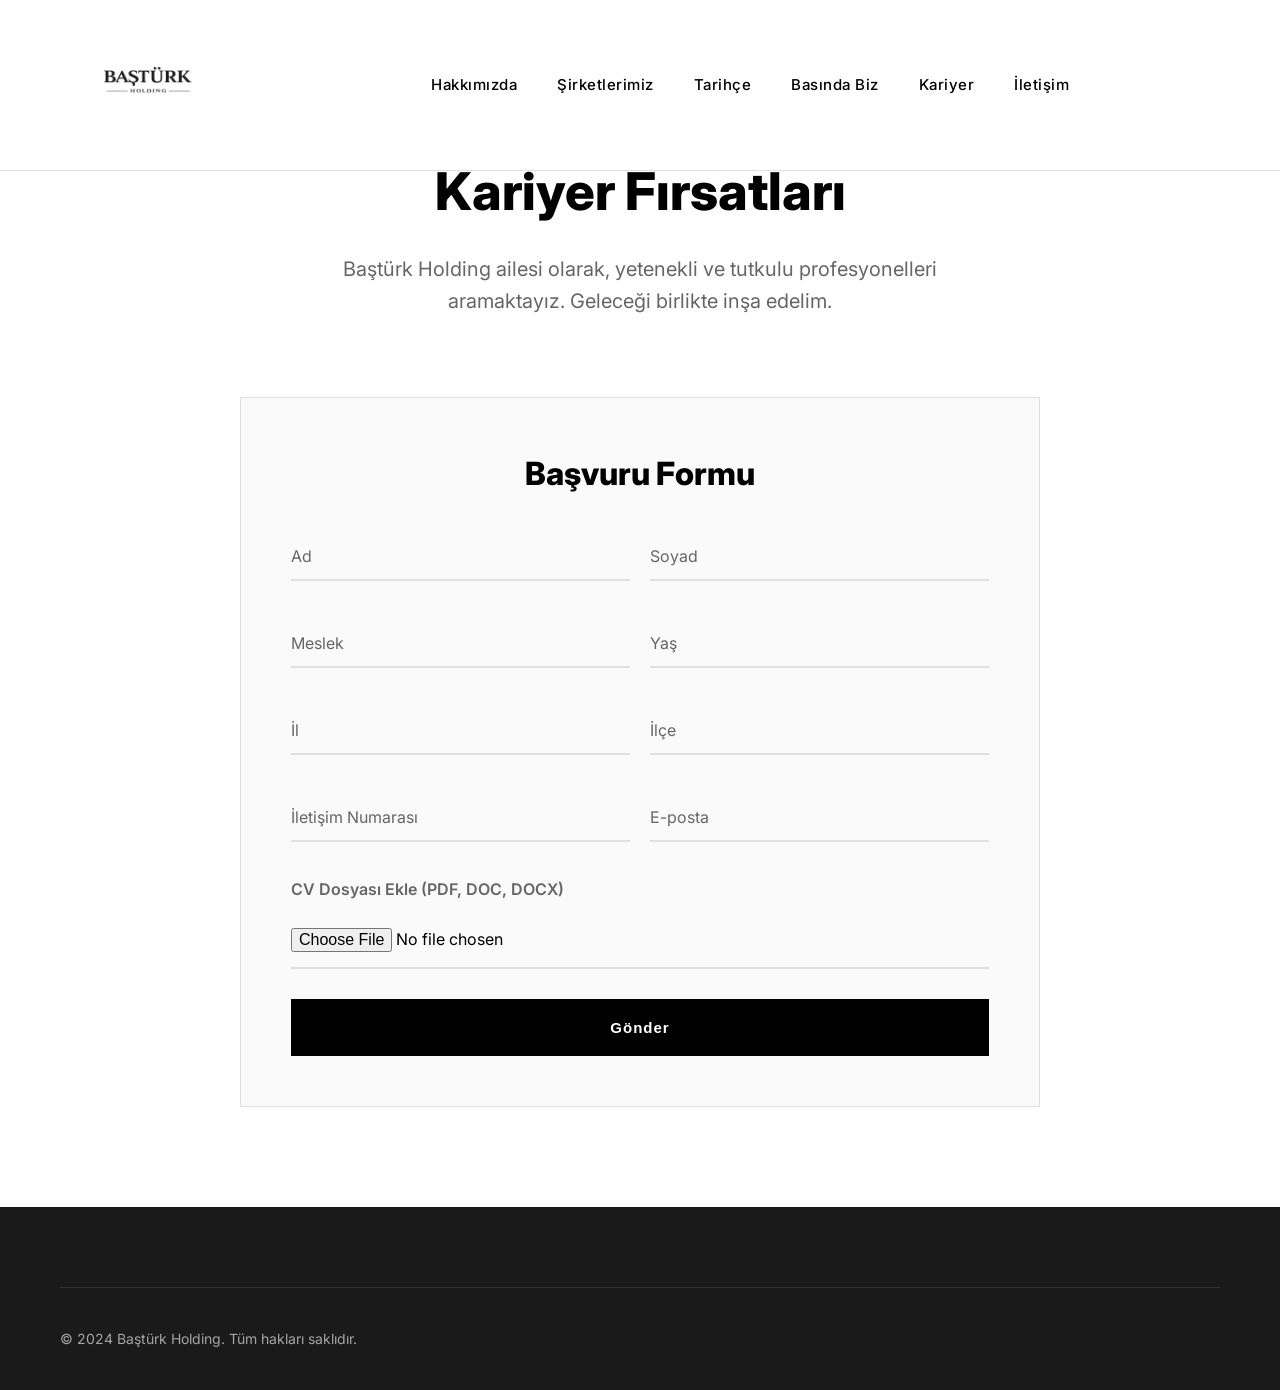
<file: kariyer.html>
<!DOCTYPE html>
<html lang="tr">
<head>
    <meta charset="UTF-8">
    <meta name="viewport" content="width=device-width, initial-scale=1.0">
    <title>Kariyer | Baştürk Holding</title>
    <link rel="stylesheet" href="style.css">
    <link rel="preconnect" href="https://fonts.googleapis.com">
    <link rel="preconnect" href="https://fonts.gstatic.com" crossorigin>
    <link href="https://fonts.googleapis.com/css2?family=Inter:wght@300;400;500;600;700;800;900&display=swap" rel="stylesheet">
    <link rel="icon" type="image/png" href="favicon.png">
    <style>
        .career-page {
            padding: 150px 0 100px;
            background-color: var(--bg-white);
        }
        .career-hero {
            text-align: center;
            margin-bottom: 80px;
        }
        .career-hero h1 {
            font-size: 52px;
            font-weight: 800;
            margin-bottom: 20px;
        }
        .career-hero p {
            font-size: 20px;
            color: var(--light-gray);
            max-width: 700px;
            margin: 0 auto;
        }
        .application-form {
            max-width: 800px;
            margin: 0 auto;
            background-color: var(--bg-light);
            border: 1px solid var(--border-gray);
            padding: 50px;
        }
        .application-form h2 {
            font-size: 32px;
            font-weight: 800;
            margin-bottom: 30px;
            text-align: center;
        }
        .form-row {
            display: grid;
            grid-template-columns: 1fr 1fr;
            gap: 20px;
            margin-bottom: 0;
        }
        .file-label {
            display: block;
            font-size: 14px;
            font-weight: 600;
            margin-bottom: 10px;
            color: var(--primary-black);
            position: static;
            transform: none;
            background: transparent;
            padding: 0;
        }
        .file-input {
            width: 100%;
            padding: 15px;
            border: 2px solid var(--border-gray);
            background-color: var(--bg-white);
            font-size: 14px;
            cursor: pointer;
            transition: var(--transition);
        }
        .file-input:hover {
            border-color: var(--primary-black);
        }
        .form-group.file-group {
            margin-bottom: 30px;
        }
        .form-group.file-group label {
            position: static;
            transform: none;
            background: transparent;
            padding: 0;
        }
        @media (max-width: 768px) {
            .form-row {
                grid-template-columns: 1fr;
            }
        }
    </style>
</head>
<body>
    <header>
        <div class="container">
            <a href="index.html" class="logo">
                <img src="logo.png" alt="Baştürk Holding" class="logo-image">
            </a>
            <nav class="main-nav">
                <a href="index.html#hakkimizda">Hakkımızda</a>
                <a href="index.html#sirketlerimiz">Şirketlerimiz</a>
                <a href="index.html#timeline">Tarihçe</a>
                <a href="basinda-biz.html">Basında Biz</a>
                <a href="kariyer.html" class="active">Kariyer</a>
                <a href="index.html#iletisim">İletişim</a>
            </nav>
        </div>
    </header>

    <section class="career-page">
        <div class="container">
            <div class="career-hero">
                <h1>Kariyer Fırsatları</h1>
                <p>Baştürk Holding ailesi olarak, yetenekli ve tutkulu profesyonelleri aramaktayız. Geleceği birlikte inşa edelim.</p>
            </div>

            <div id="basvuru" class="application-form">
                <h2>Başvuru Formu</h2>
                <form class="contact-form" action="https://formsubmit.co/info@trair.com.tr" method="POST" enctype="multipart/form-data">
                    <!-- FormSubmit Configuration -->
                    <input type="hidden" name="_subject" value="Yeni Kariyer Başvurusu - Baştürk Holding">
                    <input type="hidden" name="_captcha" value="false">
                    <input type="hidden" name="_template" value="table">
                    <input type="hidden" name="_next" value="https://basturkholding.com/tesekkurler.html">
                    <input type="text" name="_honey" style="display:none">
                    
                    <div class="form-row">
                        <div class="form-group">
                            <input type="text" id="ad" name="ad" required placeholder=" ">
                            <label for="ad">Ad</label>
                        </div>
                        <div class="form-group">
                            <input type="text" id="soyad" name="soyad" required placeholder=" ">
                            <label for="soyad">Soyad</label>
                        </div>
                    </div>
                    <div class="form-row">
                        <div class="form-group">
                            <input type="text" id="meslek" name="meslek" required placeholder=" ">
                            <label for="meslek">Meslek</label>
                        </div>
                        <div class="form-group">
                            <input type="number" id="yas" name="yas" required placeholder=" " min="18" max="65">
                            <label for="yas">Yaş</label>
                        </div>
                    </div>
                    <div class="form-row">
                        <div class="form-group">
                            <input type="text" id="il" name="il" required placeholder=" ">
                            <label for="il">İl</label>
                        </div>
                        <div class="form-group">
                            <input type="text" id="ilce" name="ilce" required placeholder=" ">
                            <label for="ilce">İlçe</label>
                        </div>
                    </div>
                    <div class="form-row">
                        <div class="form-group">
                            <input type="tel" id="telefon" name="telefon" required placeholder=" ">
                            <label for="telefon">İletişim Numarası</label>
                        </div>
                        <div class="form-group">
                            <input type="email" id="email" name="email" required placeholder=" ">
                            <label for="email">E-posta</label>
                        </div>
                    </div>
                    <div class="form-group file-group">
                        <label class="file-label" for="cv">CV Dosyası Ekle (PDF, DOC, DOCX)</label>
                        <input type="file" id="cv" name="attachment" accept=".pdf,.doc,.docx" class="file-input">
                    </div>
                    <button type="submit" class="submit-btn">Gönder</button>
                </form>
            </div>
        </div>
    </section>

    <footer>
        <div class="container">
            <div class="footer-bottom">
                <p>&copy; 2024 Baştürk Holding. Tüm hakları saklıdır.</p>
            </div>
        </div>
    </footer>
</body>
</html>
</file>
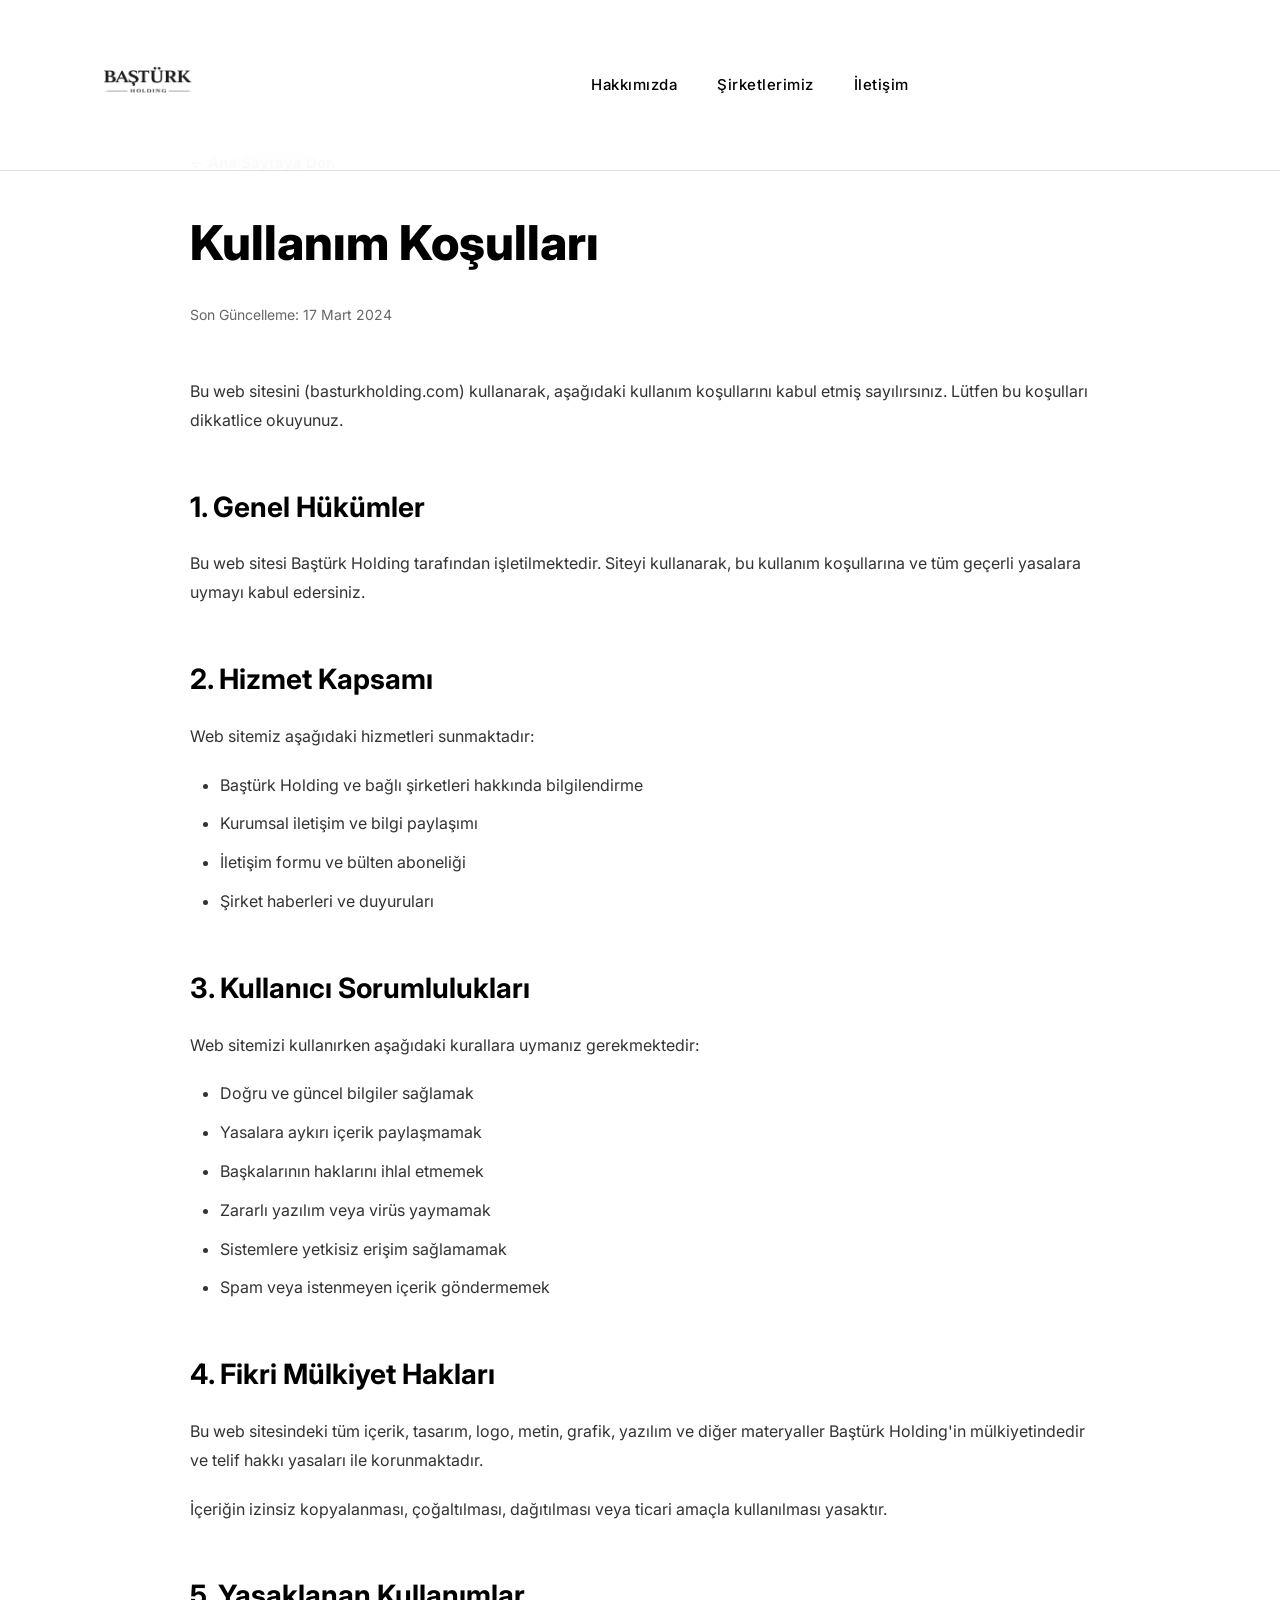
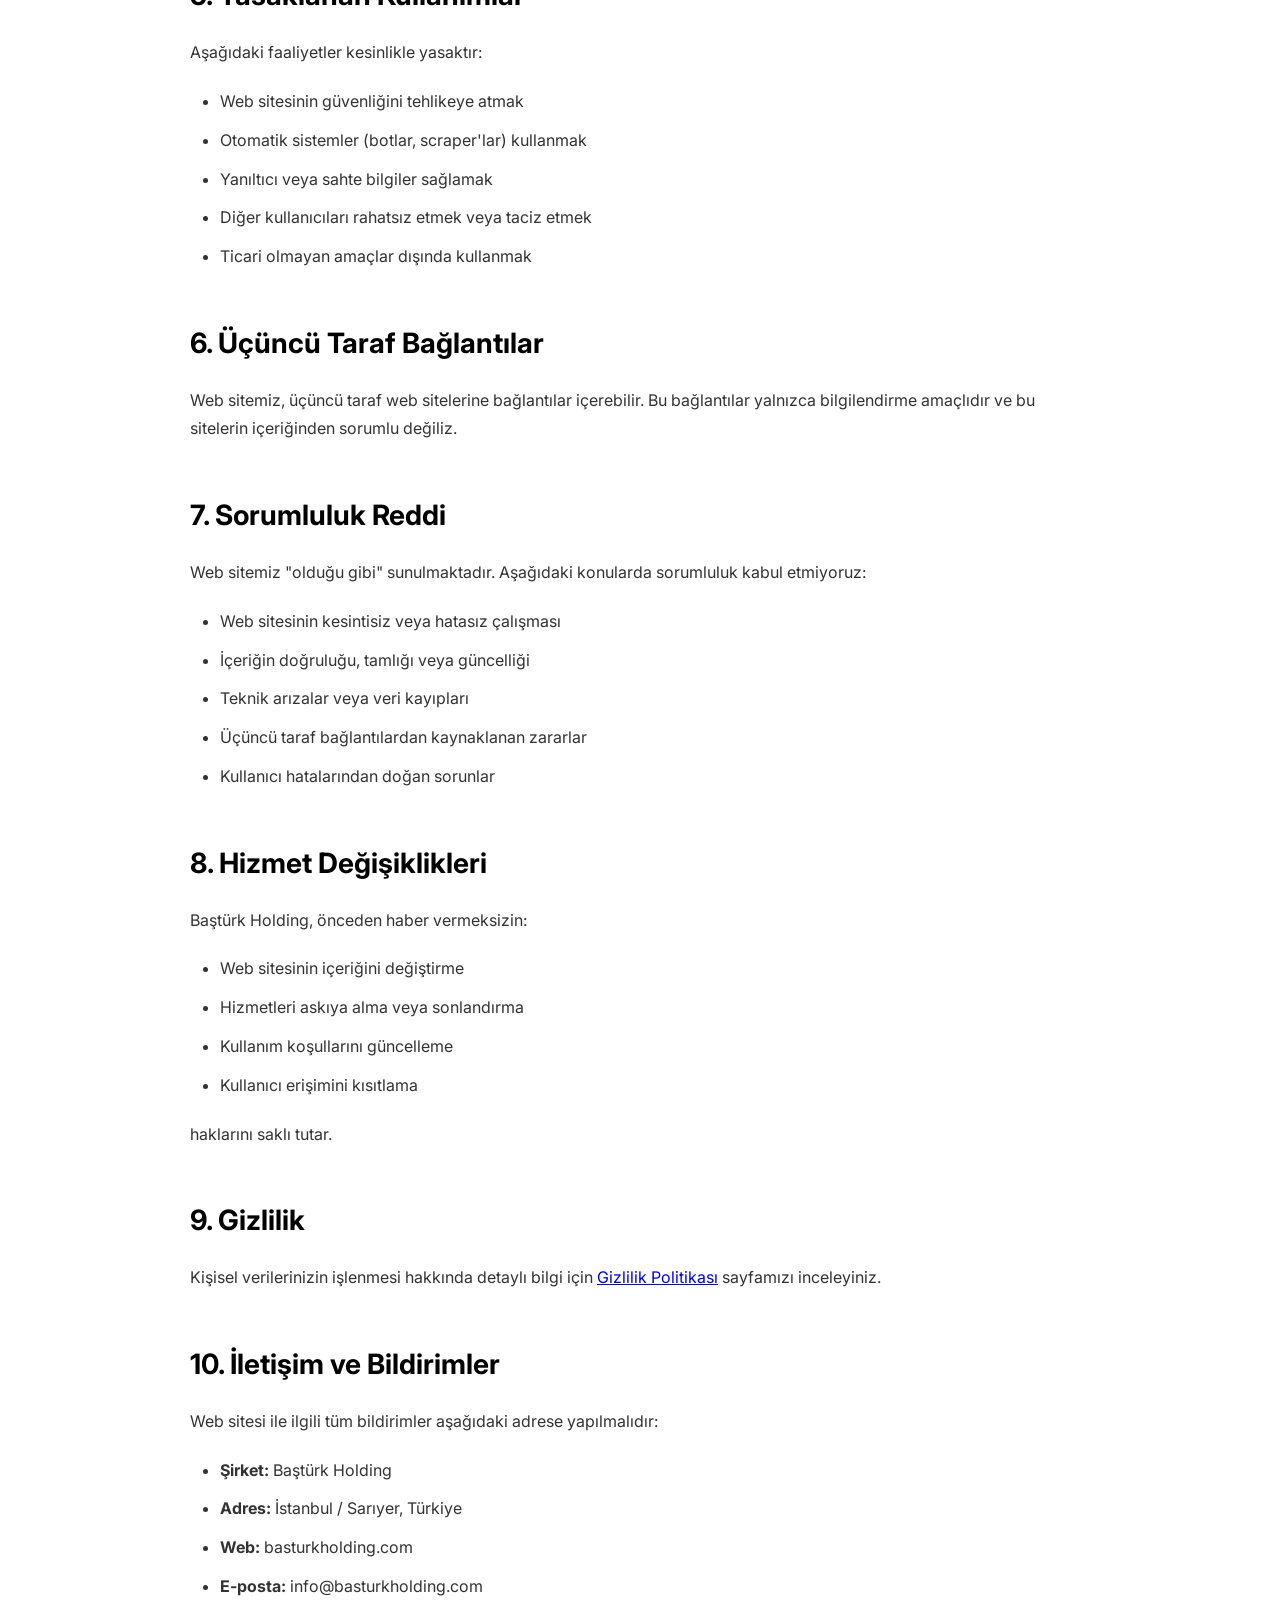
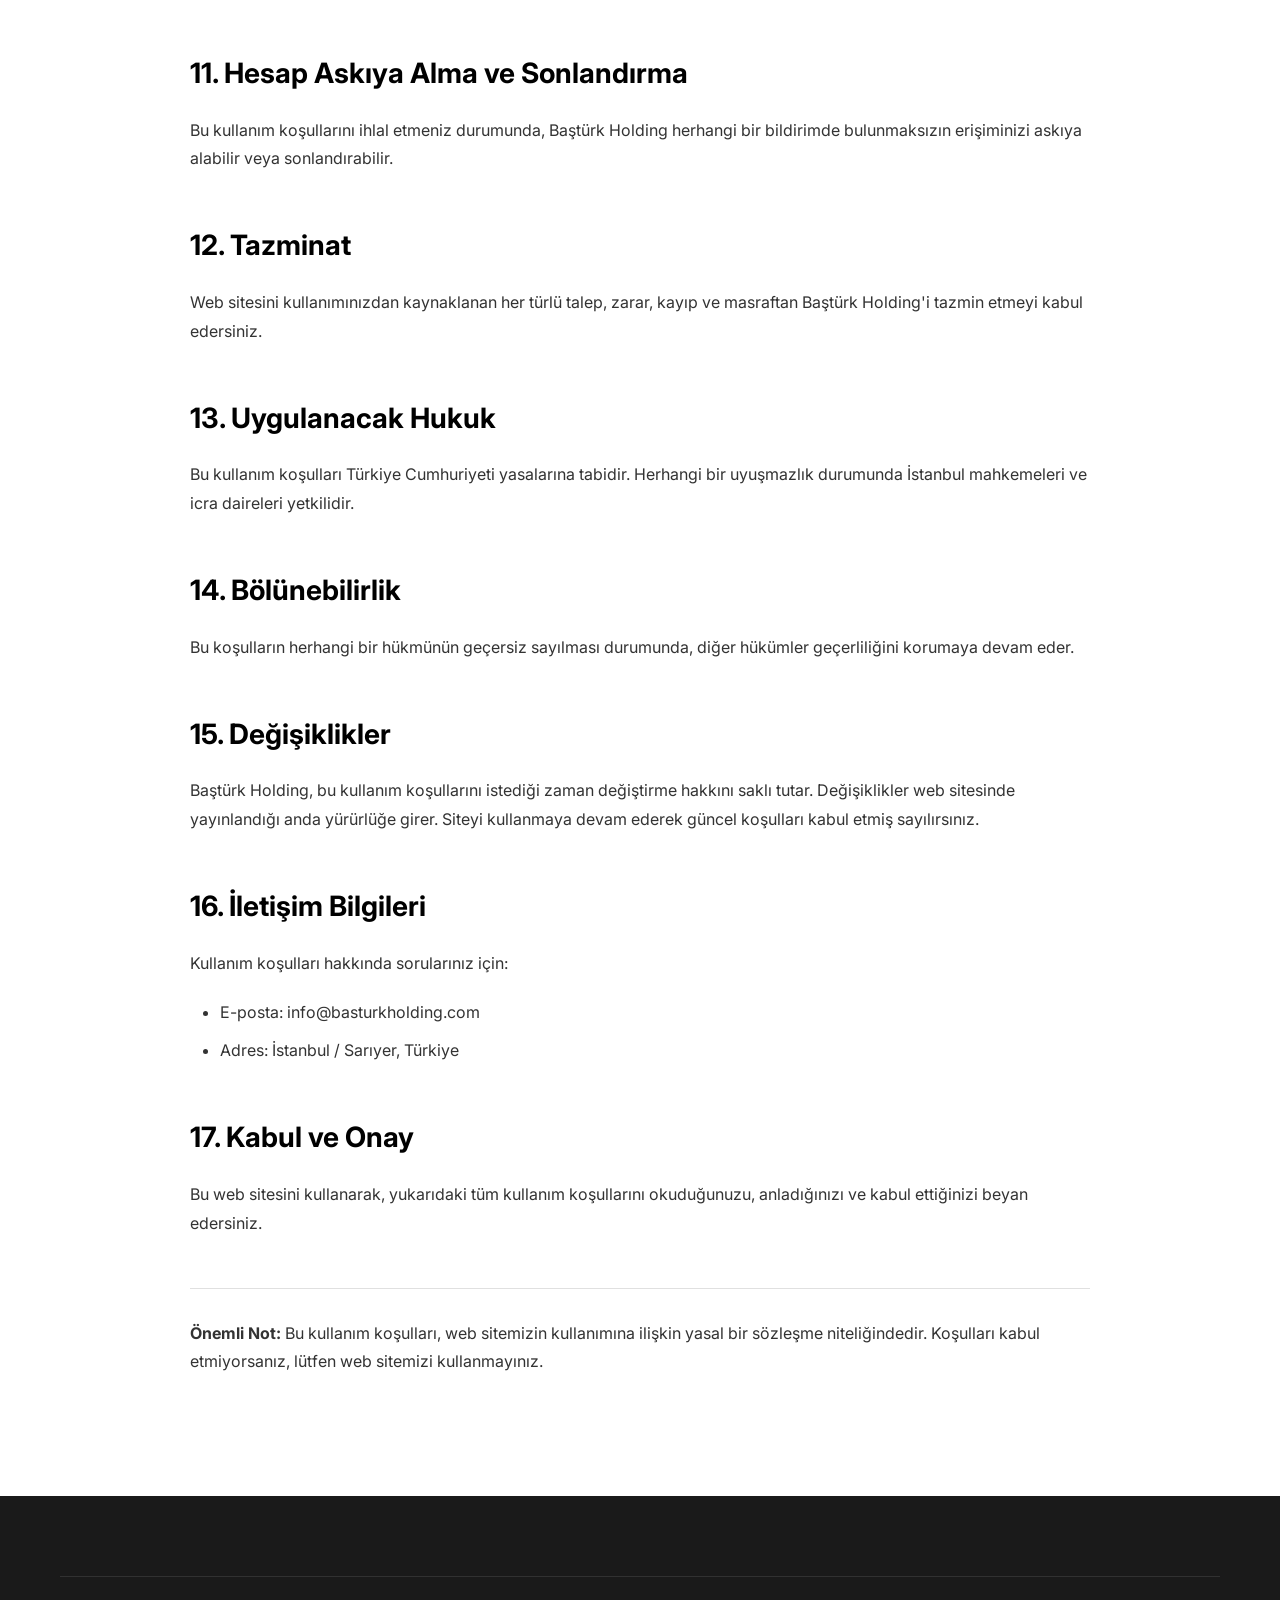
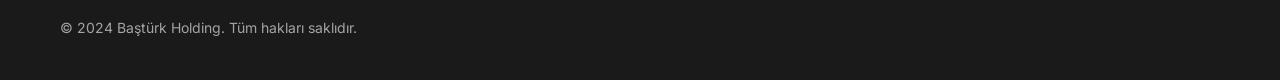
<file: kullanim-kosullari.html>
<!DOCTYPE html>
<html lang="tr">
<head>
    <meta charset="UTF-8">
    <meta name="viewport" content="width=device-width, initial-scale=1.0">
    <title>Kullanım Koşulları | Baştürk Holding</title>
    <link rel="stylesheet" href="style.css">
    <link rel="preconnect" href="https://fonts.googleapis.com">
    <link rel="preconnect" href="https://fonts.gstatic.com" crossorigin>
    <link href="https://fonts.googleapis.com/css2?family=Inter:wght@300;400;500;600;700;800;900&display=swap" rel="stylesheet">
    <link rel="icon" type="image/png" href="favicon.png">
    <link rel="apple-touch-icon" href="favicon.png">
    <style>
        .legal-page {
            padding: 150px 0 100px;
            background-color: var(--bg-white);
        }
        .legal-content {
            max-width: 900px;
            margin: 0 auto;
        }
        .legal-content h1 {
            font-size: 48px;
            font-weight: 800;
            margin-bottom: 20px;
            color: var(--primary-black);
        }
        .legal-content .update-date {
            font-size: 14px;
            color: var(--light-gray);
            margin-bottom: 50px;
        }
        .legal-content h2 {
            font-size: 28px;
            font-weight: 700;
            margin-top: 50px;
            margin-bottom: 20px;
            color: var(--primary-black);
        }
        .legal-content h3 {
            font-size: 20px;
            font-weight: 600;
            margin-top: 30px;
            margin-bottom: 15px;
            color: var(--text-gray);
        }
        .legal-content p {
            font-size: 16px;
            line-height: 1.8;
            color: var(--text-gray);
            margin-bottom: 20px;
        }
        .legal-content ul {
            margin: 20px 0;
            padding-left: 30px;
        }
        .legal-content ul li {
            font-size: 16px;
            line-height: 1.8;
            color: var(--text-gray);
            margin-bottom: 10px;
        }
        .back-link {
            display: inline-block;
            margin-bottom: 30px;
            color: var(--primary-black);
            text-decoration: none;
            font-size: 15px;
            font-weight: 600;
            transition: var(--transition);
        }
        .back-link:hover {
            transform: translateX(-5px);
        }
    </style>
</head>
<body>
    <header>
        <div class="container">
            <a href="index.html" class="logo">
                <img src="logo.png" alt="Baştürk Holding" style="height: 120px; width: auto;">
            </a>
            <nav class="main-nav">
                <a href="index.html#hakkimizda">Hakkımızda</a>
                <a href="index.html#sirketlerimiz">Şirketlerimiz</a>
                <a href="index.html#iletisim">İletişim</a>
            </nav>
        </div>
    </header>

    <section class="legal-page">
        <div class="container">
            <div class="legal-content">
                <a href="index.html" class="back-link">← Ana Sayfaya Dön</a>
                
                <h1>Kullanım Koşulları</h1>
                <p class="update-date">Son Güncelleme: 17 Mart 2024</p>

                <p>Bu web sitesini (basturkholding.com) kullanarak, aşağıdaki kullanım koşullarını kabul etmiş sayılırsınız. Lütfen bu koşulları dikkatlice okuyunuz.</p>

                <h2>1. Genel Hükümler</h2>
                <p>Bu web sitesi Baştürk Holding tarafından işletilmektedir. Siteyi kullanarak, bu kullanım koşullarına ve tüm geçerli yasalara uymayı kabul edersiniz.</p>

                <h2>2. Hizmet Kapsamı</h2>
                <p>Web sitemiz aşağıdaki hizmetleri sunmaktadır:</p>
                <ul>
                    <li>Baştürk Holding ve bağlı şirketleri hakkında bilgilendirme</li>
                    <li>Kurumsal iletişim ve bilgi paylaşımı</li>
                    <li>İletişim formu ve bülten aboneliği</li>
                    <li>Şirket haberleri ve duyuruları</li>
                </ul>

                <h2>3. Kullanıcı Sorumlulukları</h2>
                <p>Web sitemizi kullanırken aşağıdaki kurallara uymanız gerekmektedir:</p>
                <ul>
                    <li>Doğru ve güncel bilgiler sağlamak</li>
                    <li>Yasalara aykırı içerik paylaşmamak</li>
                    <li>Başkalarının haklarını ihlal etmemek</li>
                    <li>Zararlı yazılım veya virüs yaymamak</li>
                    <li>Sistemlere yetkisiz erişim sağlamamak</li>
                    <li>Spam veya istenmeyen içerik göndermemek</li>
                </ul>

                <h2>4. Fikri Mülkiyet Hakları</h2>
                <p>Bu web sitesindeki tüm içerik, tasarım, logo, metin, grafik, yazılım ve diğer materyaller Baştürk Holding'in mülkiyetindedir ve telif hakkı yasaları ile korunmaktadır.</p>
                <p>İçeriğin izinsiz kopyalanması, çoğaltılması, dağıtılması veya ticari amaçla kullanılması yasaktır.</p>

                <h2>5. Yasaklanan Kullanımlar</h2>
                <p>Aşağıdaki faaliyetler kesinlikle yasaktır:</p>
                <ul>
                    <li>Web sitesinin güvenliğini tehlikeye atmak</li>
                    <li>Otomatik sistemler (botlar, scraper'lar) kullanmak</li>
                    <li>Yanıltıcı veya sahte bilgiler sağlamak</li>
                    <li>Diğer kullanıcıları rahatsız etmek veya taciz etmek</li>
                    <li>Ticari olmayan amaçlar dışında kullanmak</li>
                </ul>

                <h2>6. Üçüncü Taraf Bağlantılar</h2>
                <p>Web sitemiz, üçüncü taraf web sitelerine bağlantılar içerebilir. Bu bağlantılar yalnızca bilgilendirme amaçlıdır ve bu sitelerin içeriğinden sorumlu değiliz.</p>

                <h2>7. Sorumluluk Reddi</h2>
                <p>Web sitemiz "olduğu gibi" sunulmaktadır. Aşağıdaki konularda sorumluluk kabul etmiyoruz:</p>
                <ul>
                    <li>Web sitesinin kesintisiz veya hatasız çalışması</li>
                    <li>İçeriğin doğruluğu, tamlığı veya güncelliği</li>
                    <li>Teknik arızalar veya veri kayıpları</li>
                    <li>Üçüncü taraf bağlantılardan kaynaklanan zararlar</li>
                    <li>Kullanıcı hatalarından doğan sorunlar</li>
                </ul>

                <h2>8. Hizmet Değişiklikleri</h2>
                <p>Baştürk Holding, önceden haber vermeksizin:</p>
                <ul>
                    <li>Web sitesinin içeriğini değiştirme</li>
                    <li>Hizmetleri askıya alma veya sonlandırma</li>
                    <li>Kullanım koşullarını güncelleme</li>
                    <li>Kullanıcı erişimini kısıtlama</li>
                </ul>
                <p>haklarını saklı tutar.</p>

                <h2>9. Gizlilik</h2>
                <p>Kişisel verilerinizin işlenmesi hakkında detaylı bilgi için <a href="gizlilik-politikasi.html">Gizlilik Politikası</a> sayfamızı inceleyiniz.</p>

                <h2>10. İletişim ve Bildirimler</h2>
                <p>Web sitesi ile ilgili tüm bildirimler aşağıdaki adrese yapılmalıdır:</p>
                <ul>
                    <li><strong>Şirket:</strong> Baştürk Holding</li>
                    <li><strong>Adres:</strong> İstanbul / Sarıyer, Türkiye</li>
                    <li><strong>Web:</strong> basturkholding.com</li>
                    <li><strong>E-posta:</strong> info@basturkholding.com</li>
                </ul>

                <h2>11. Hesap Askıya Alma ve Sonlandırma</h2>
                <p>Bu kullanım koşullarını ihlal etmeniz durumunda, Baştürk Holding herhangi bir bildirimde bulunmaksızın erişiminizi askıya alabilir veya sonlandırabilir.</p>

                <h2>12. Tazminat</h2>
                <p>Web sitesini kullanımınızdan kaynaklanan her türlü talep, zarar, kayıp ve masraftan Baştürk Holding'i tazmin etmeyi kabul edersiniz.</p>

                <h2>13. Uygulanacak Hukuk</h2>
                <p>Bu kullanım koşulları Türkiye Cumhuriyeti yasalarına tabidir. Herhangi bir uyuşmazlık durumunda İstanbul mahkemeleri ve icra daireleri yetkilidir.</p>

                <h2>14. Bölünebilirlik</h2>
                <p>Bu koşulların herhangi bir hükmünün geçersiz sayılması durumunda, diğer hükümler geçerliliğini korumaya devam eder.</p>

                <h2>15. Değişiklikler</h2>
                <p>Baştürk Holding, bu kullanım koşullarını istediği zaman değiştirme hakkını saklı tutar. Değişiklikler web sitesinde yayınlandığı anda yürürlüğe girer. Siteyi kullanmaya devam ederek güncel koşulları kabul etmiş sayılırsınız.</p>

                <h2>16. İletişim Bilgileri</h2>
                <p>Kullanım koşulları hakkında sorularınız için:</p>
                <ul>
                    <li>E-posta: info@basturkholding.com</li>
                    <li>Adres: İstanbul / Sarıyer, Türkiye</li>
                </ul>

                <h2>17. Kabul ve Onay</h2>
                <p>Bu web sitesini kullanarak, yukarıdaki tüm kullanım koşullarını okuduğunuzu, anladığınızı ve kabul ettiğinizi beyan edersiniz.</p>

                <p style="margin-top: 50px; padding-top: 30px; border-top: 1px solid var(--border-gray);">
                    <strong>Önemli Not:</strong> Bu kullanım koşulları, web sitemizin kullanımına ilişkin yasal bir sözleşme niteliğindedir. Koşulları kabul etmiyorsanız, lütfen web sitemizi kullanmayınız.
                </p>
            </div>
        </div>
    </section>

    <footer>
        <div class="container">
            <div class="footer-bottom">
                <p>&copy; 2024 Baştürk Holding. Tüm hakları saklıdır.</p>
            </div>
        </div>
    </footer>
</body>
</html>
</file>
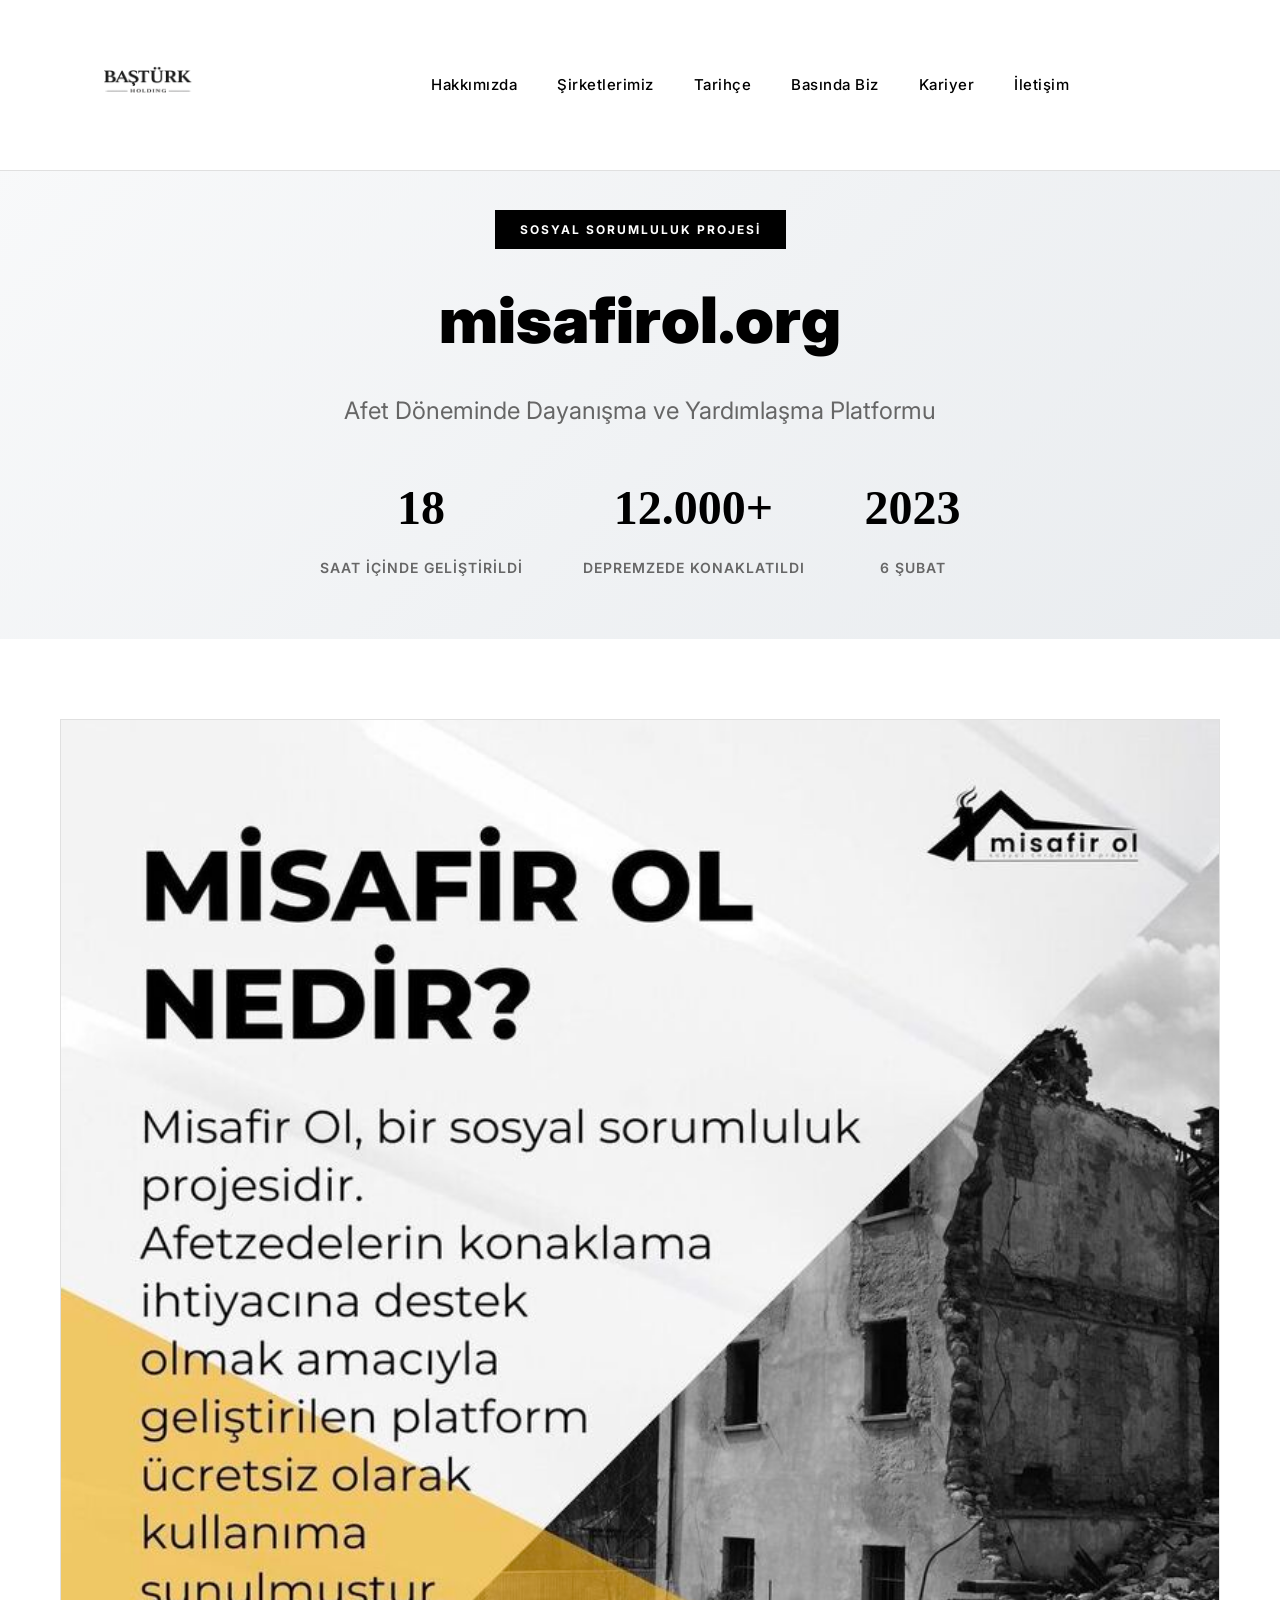
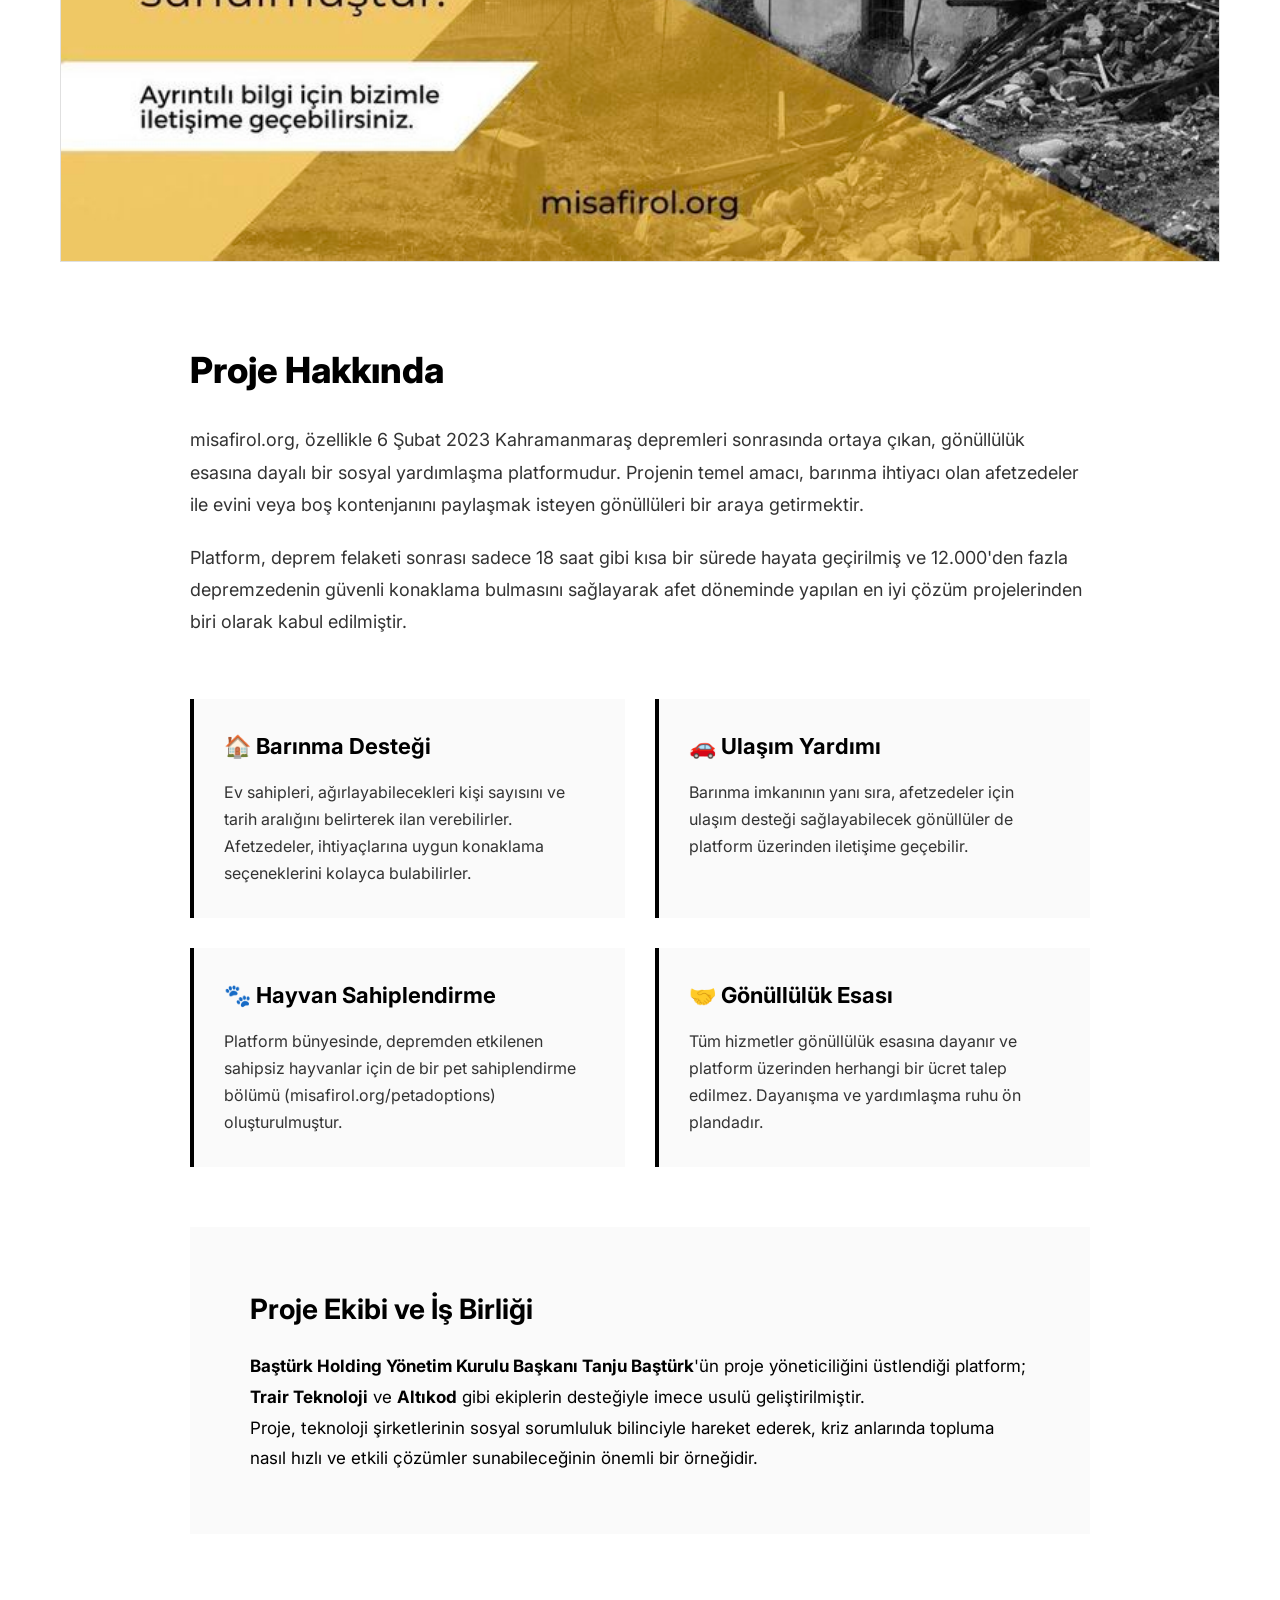
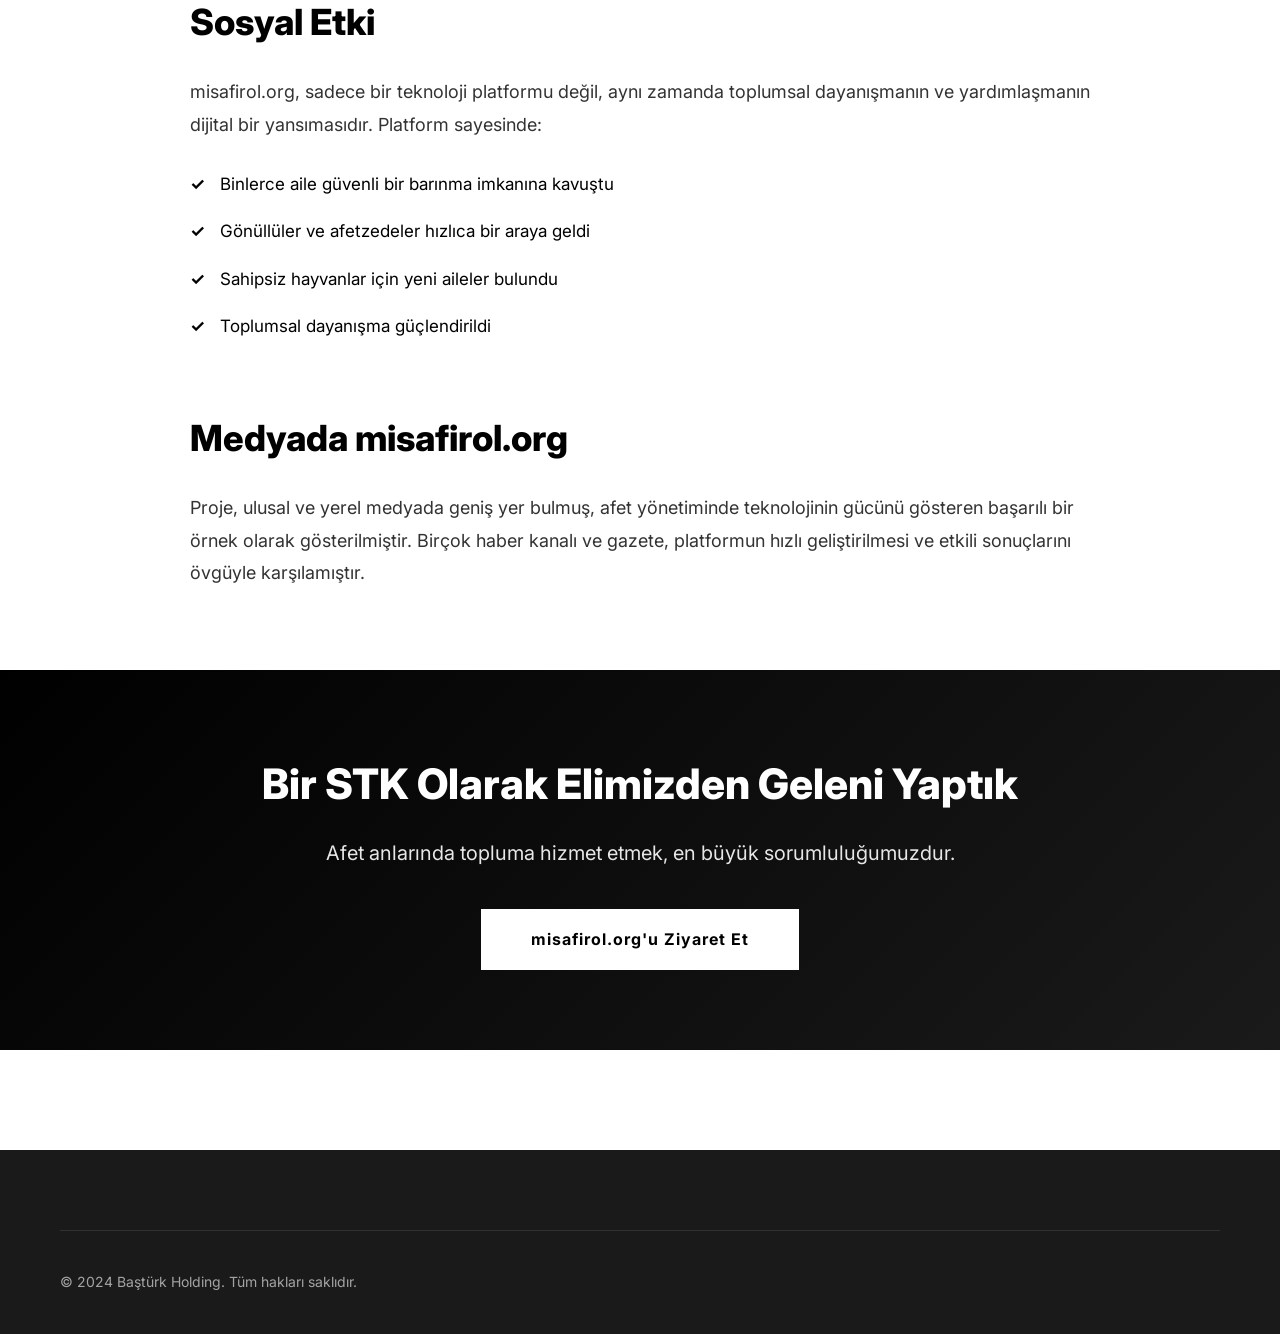
<file: misafirol.html>
<!DOCTYPE html>
<html lang="tr">
<head>
    <meta charset="UTF-8">
    <meta name="viewport" content="width=device-width, initial-scale=1.0">
    <title>misafirol.org - Sosyal Sorumluluk Projesi | Baştürk Holding</title>
    <link rel="stylesheet" href="style.css">
    <link rel="preconnect" href="https://fonts.googleapis.com">
    <link rel="preconnect" href="https://fonts.gstatic.com" crossorigin>
    <link href="https://fonts.googleapis.com/css2?family=Inter:wght@300;400;500;600;700;800;900&display=swap" rel="stylesheet">
    <link rel="icon" type="image/png" href="favicon.png">
    <style>
        .project-page {
            padding: 150px 0 100px;
            background-color: var(--bg-white);
        }
        .project-hero {
            text-align: center;
            margin-bottom: 80px;
            padding: 60px 0;
            background: linear-gradient(135deg, #f8f9fa 0%, #e9ecef 100%);
        }
        .project-badge {
            display: inline-block;
            padding: 10px 25px;
            background-color: var(--primary-black);
            color: var(--bg-white);
            font-size: 12px;
            font-weight: 700;
            letter-spacing: 2px;
            text-transform: uppercase;
            margin-bottom: 20px;
        }
        .project-hero h1 {
            font-size: 64px;
            font-weight: 900;
            margin-bottom: 20px;
        }
        .project-hero .tagline {
            font-size: 24px;
            color: var(--light-gray);
            margin-bottom: 30px;
        }
        .project-stats {
            display: flex;
            justify-content: center;
            gap: 60px;
            margin-top: 40px;
        }
        .stat-box {
            text-align: center;
        }
        .stat-number {
            font-size: 48px;
            font-weight: 900;
            color: var(--primary-black);
            margin-bottom: 10px;
        }
        .stat-label {
            font-size: 14px;
            color: var(--light-gray);
            text-transform: uppercase;
            letter-spacing: 1px;
        }
        .project-image {
            width: 100%;
            max-width: 1200px;
            margin: 0 auto 80px;
            border: 1px solid var(--border-gray);
        }
        .project-image img {
            width: 100%;
            height: auto;
            display: block;
        }
        .project-content {
            max-width: 900px;
            margin: 0 auto;
        }
        .project-section {
            margin-bottom: 60px;
        }
        .project-section h2 {
            font-size: 36px;
            font-weight: 800;
            margin-bottom: 25px;
        }
        .project-section p {
            font-size: 18px;
            line-height: 1.8;
            color: var(--text-gray);
            margin-bottom: 20px;
        }
        .features-grid {
            display: grid;
            grid-template-columns: repeat(2, 1fr);
            gap: 30px;
            margin: 40px 0;
        }
        .feature-card {
            padding: 30px;
            background-color: var(--bg-light);
            border-left: 4px solid var(--primary-black);
        }
        .feature-card h3 {
            font-size: 22px;
            font-weight: 700;
            margin-bottom: 15px;
        }
        .feature-card p {
            font-size: 16px;
            line-height: 1.7;
            color: var(--text-gray);
        }
        .team-section {
            background-color: var(--bg-light);
            padding: 60px;
            margin: 60px 0;
        }
        .team-section h3 {
            font-size: 28px;
            font-weight: 700;
            margin-bottom: 20px;
        }
        .team-section p {
            font-size: 17px;
            line-height: 1.8;
        }
        .cta-section {
            text-align: center;
            padding: 80px 0;
            background: linear-gradient(135deg, var(--primary-black) 0%, var(--secondary-black) 100%);
            color: var(--bg-white);
            margin-top: 80px;
        }
        .cta-section h2 {
            font-size: 42px;
            font-weight: 800;
            margin-bottom: 20px;
            color: var(--bg-white);
        }
        .cta-section p {
            font-size: 20px;
            margin-bottom: 40px;
            opacity: 0.9;
        }
        .cta-button-white {
            display: inline-block;
            padding: 18px 50px;
            background-color: var(--bg-white);
            color: var(--primary-black);
            text-decoration: none;
            font-size: 16px;
            font-weight: 700;
            letter-spacing: 1px;
            transition: var(--transition);
        }
        .cta-button-white:hover {
            transform: translateY(-3px);
            box-shadow: 0 10px 30px rgba(255, 255, 255, 0.3);
        }
        @media (max-width: 768px) {
            .project-hero h1 {
                font-size: 42px;
            }
            .project-stats {
                flex-direction: column;
                gap: 30px;
            }
            .features-grid {
                grid-template-columns: 1fr;
            }
        }
    </style>
</head>
<body>
    <header>
        <div class="container">
            <a href="index.html" class="logo">
                <img src="logo.png" alt="Baştürk Holding" class="logo-image">
            </a>
            <nav class="main-nav">
                <a href="index.html#hakkimizda">Hakkımızda</a>
                <a href="index.html#sirketlerimiz">Şirketlerimiz</a>
                <a href="index.html#timeline">Tarihçe</a>
                <a href="basinda-biz.html">Basında Biz</a>
                <a href="kariyer.html">Kariyer</a>
                <a href="index.html#iletisim">İletişim</a>
            </nav>
        </div>
    </header>

    <section class="project-page">
        <div class="project-hero">
            <div class="container">
                <div class="project-badge">Sosyal Sorumluluk Projesi</div>
                <h1>misafirol.org</h1>
                <p class="tagline">Afet Döneminde Dayanışma ve Yardımlaşma Platformu</p>
                <div class="project-stats">
                    <div class="stat-box">
                        <div class="stat-number">18</div>
                        <div class="stat-label">Saat İçinde Geliştirildi</div>
                    </div>
                    <div class="stat-box">
                        <div class="stat-number">12.000+</div>
                        <div class="stat-label">Depremzede Konaklatıldı</div>
                    </div>
                    <div class="stat-box">
                        <div class="stat-number">2023</div>
                        <div class="stat-label">6 Şubat</div>
                    </div>
                </div>
            </div>
        </div>

        <div class="container">
            <div class="project-image">
                <img src="misafirol.jpeg" alt="misafirol.org Platform">
            </div>

            <div class="project-content">
                <div class="project-section">
                    <h2>Proje Hakkında</h2>
                    <p>
                        misafirol.org, özellikle 6 Şubat 2023 Kahramanmaraş depremleri sonrasında ortaya çıkan, gönüllülük esasına dayalı bir sosyal yardımlaşma platformudur. Projenin temel amacı, barınma ihtiyacı olan afetzedeler ile evini veya boş kontenjanını paylaşmak isteyen gönüllüleri bir araya getirmektir.
                    </p>
                    <p>
                        Platform, deprem felaketi sonrası sadece 18 saat gibi kısa bir sürede hayata geçirilmiş ve 12.000'den fazla depremzedenin güvenli konaklama bulmasını sağlayarak afet döneminde yapılan en iyi çözüm projelerinden biri olarak kabul edilmiştir.
                    </p>
                </div>

                <div class="features-grid">
                    <div class="feature-card">
                        <h3>🏠 Barınma Desteği</h3>
                        <p>Ev sahipleri, ağırlayabilecekleri kişi sayısını ve tarih aralığını belirterek ilan verebilirler. Afetzedeler, ihtiyaçlarına uygun konaklama seçeneklerini kolayca bulabilirler.</p>
                    </div>
                    <div class="feature-card">
                        <h3>🚗 Ulaşım Yardımı</h3>
                        <p>Barınma imkanının yanı sıra, afetzedeler için ulaşım desteği sağlayabilecek gönüllüler de platform üzerinden iletişime geçebilir.</p>
                    </div>
                    <div class="feature-card">
                        <h3>🐾 Hayvan Sahiplendirme</h3>
                        <p>Platform bünyesinde, depremden etkilenen sahipsiz hayvanlar için de bir pet sahiplendirme bölümü (misafirol.org/petadoptions) oluşturulmuştur.</p>
                    </div>
                    <div class="feature-card">
                        <h3>🤝 Gönüllülük Esası</h3>
                        <p>Tüm hizmetler gönüllülük esasına dayanır ve platform üzerinden herhangi bir ücret talep edilmez. Dayanışma ve yardımlaşma ruhu ön plandadır.</p>
                    </div>
                </div>

                <div class="team-section">
                    <h3>Proje Ekibi ve İş Birliği</h3>
                    <p>
                        <strong>Baştürk Holding Yönetim Kurulu Başkanı Tanju Baştürk</strong>'ün proje yöneticiliğini üstlendiği platform; <strong>Trair Teknoloji</strong> ve <strong>Altıkod</strong> gibi ekiplerin desteğiyle imece usulü geliştirilmiştir.
                    </p>
                    <p>
                        Proje, teknoloji şirketlerinin sosyal sorumluluk bilinciyle hareket ederek, kriz anlarında topluma nasıl hızlı ve etkili çözümler sunabileceğinin önemli bir örneğidir.
                    </p>
                </div>

                <div class="project-section">
                    <h2>Sosyal Etki</h2>
                    <p>
                        misafirol.org, sadece bir teknoloji platformu değil, aynı zamanda toplumsal dayanışmanın ve yardımlaşmanın dijital bir yansımasıdır. Platform sayesinde:
                    </p>
                    <ul style="list-style: none; padding: 0; margin: 20px 0;">
                        <li style="padding: 10px 0 10px 30px; position: relative; font-size: 17px;">
                            <span style="position: absolute; left: 0; color: var(--primary-black); font-weight: bold;">✓</span>
                            Binlerce aile güvenli bir barınma imkanına kavuştu
                        </li>
                        <li style="padding: 10px 0 10px 30px; position: relative; font-size: 17px;">
                            <span style="position: absolute; left: 0; color: var(--primary-black); font-weight: bold;">✓</span>
                            Gönüllüler ve afetzedeler hızlıca bir araya geldi
                        </li>
                        <li style="padding: 10px 0 10px 30px; position: relative; font-size: 17px;">
                            <span style="position: absolute; left: 0; color: var(--primary-black); font-weight: bold;">✓</span>
                            Sahipsiz hayvanlar için yeni aileler bulundu
                        </li>
                        <li style="padding: 10px 0 10px 30px; position: relative; font-size: 17px;">
                            <span style="position: absolute; left: 0; color: var(--primary-black); font-weight: bold;">✓</span>
                            Toplumsal dayanışma güçlendirildi
                        </li>
                    </ul>
                </div>

                <div class="project-section">
                    <h2>Medyada misafirol.org</h2>
                    <p>
                        Proje, ulusal ve yerel medyada geniş yer bulmuş, afet yönetiminde teknolojinin gücünü gösteren başarılı bir örnek olarak gösterilmiştir. Birçok haber kanalı ve gazete, platformun hızlı geliştirilmesi ve etkili sonuçlarını övgüyle karşılamıştır.
                    </p>
                </div>
            </div>
        </div>

        <div class="cta-section">
            <div class="container">
                <h2>Bir STK Olarak Elimizden Geleni Yaptık</h2>
                <p>Afet anlarında topluma hizmet etmek, en büyük sorumluluğumuzdur.</p>
                <a href="https://www.misafirol.org" target="_blank" class="cta-button-white">misafirol.org'u Ziyaret Et</a>
            </div>
        </div>
    </section>

    <footer>
        <div class="container">
            <div class="footer-bottom">
                <p>&copy; 2024 Baştürk Holding. Tüm hakları saklıdır.</p>
            </div>
        </div>
    </footer>
</body>
</html>
</file>
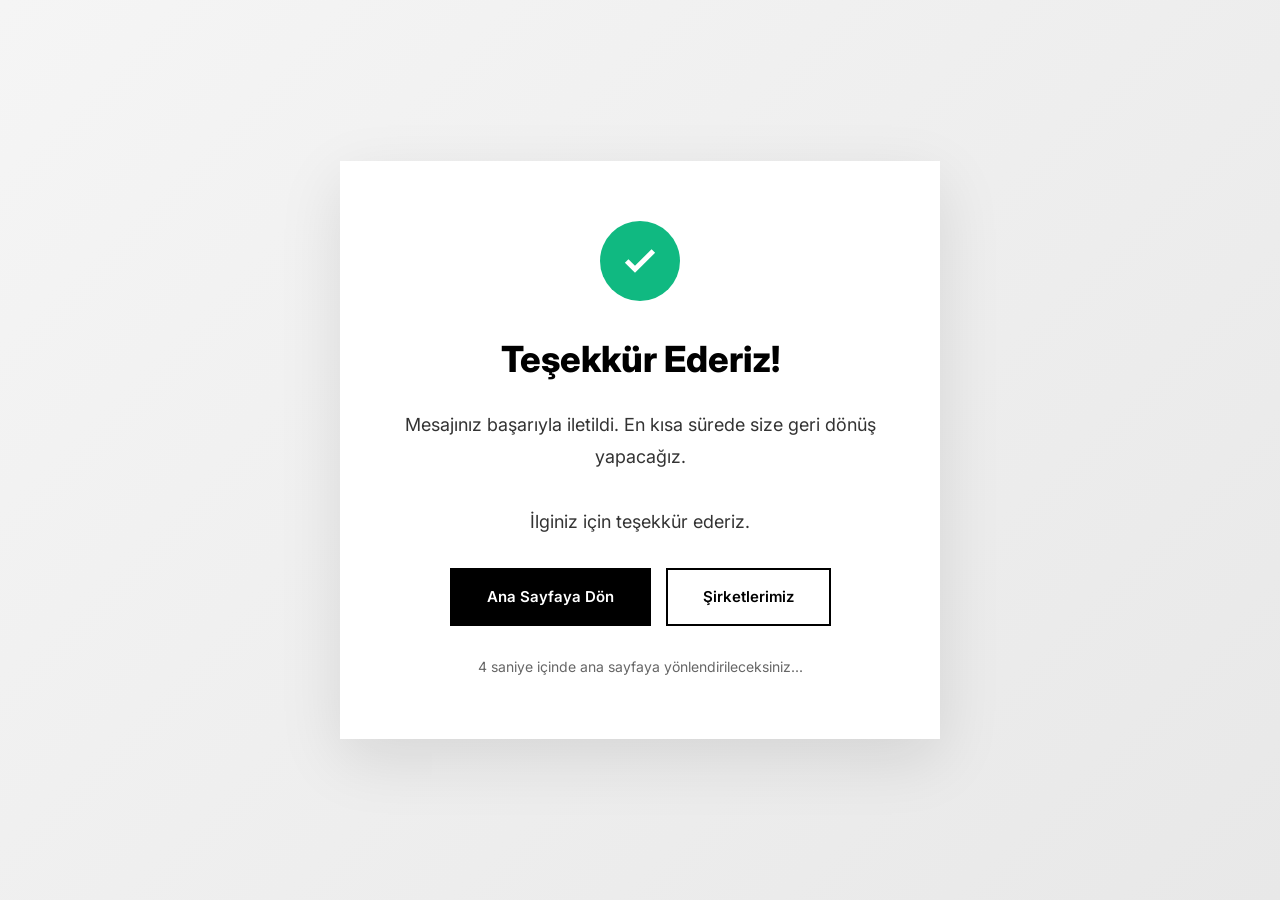
<file: tesekkurler.html>
<!DOCTYPE html>
<html lang="tr">
<head>
    <meta charset="UTF-8">
    <meta name="viewport" content="width=device-width, initial-scale=1.0">
    <title>Teşekkürler | Baştürk Holding</title>
    <link rel="stylesheet" href="style.css">
    <link rel="preconnect" href="https://fonts.googleapis.com">
    <link rel="preconnect" href="https://fonts.gstatic.com" crossorigin>
    <link href="https://fonts.googleapis.com/css2?family=Inter:wght@300;400;500;600;700;800;900&display=swap" rel="stylesheet">
    <link rel="icon" type="image/png" href="favicon.png">
    <style>
        .thank-you-page {
            min-height: 100vh;
            display: flex;
            align-items: center;
            justify-content: center;
            background: linear-gradient(135deg, #f5f5f5 0%, #e8e8e8 100%);
            padding: 40px 20px;
        }
        .thank-you-container {
            max-width: 600px;
            background: var(--bg-white);
            padding: 60px 50px;
            text-align: center;
            box-shadow: 0 20px 60px rgba(0, 0, 0, 0.1);
        }
        .success-icon {
            width: 80px;
            height: 80px;
            margin: 0 auto 30px;
            background: #10b981;
            border-radius: 50%;
            display: flex;
            align-items: center;
            justify-content: center;
            animation: scaleIn 0.5s ease-out;
        }
        .success-icon svg {
            width: 40px;
            height: 40px;
            stroke: white;
            stroke-width: 3;
        }
        .thank-you-container h1 {
            font-size: 36px;
            font-weight: 800;
            margin-bottom: 20px;
            color: var(--primary-black);
        }
        .thank-you-container p {
            font-size: 18px;
            line-height: 1.8;
            color: var(--text-gray);
            margin-bottom: 30px;
        }
        .thank-you-buttons {
            display: flex;
            gap: 15px;
            justify-content: center;
            flex-wrap: wrap;
        }
        .thank-you-btn {
            display: inline-block;
            padding: 15px 35px;
            background-color: var(--primary-black);
            color: var(--bg-white);
            text-decoration: none;
            font-size: 15px;
            font-weight: 600;
            transition: var(--transition);
            border: 2px solid var(--primary-black);
        }
        .thank-you-btn:hover {
            background-color: transparent;
            color: var(--primary-black);
        }
        .thank-you-btn.secondary {
            background-color: transparent;
            color: var(--primary-black);
        }
        .thank-you-btn.secondary:hover {
            background-color: var(--primary-black);
            color: var(--bg-white);
        }
        .countdown {
            margin-top: 30px;
            font-size: 14px;
            color: var(--light-gray);
        }
        @keyframes scaleIn {
            from {
                transform: scale(0);
                opacity: 0;
            }
            to {
                transform: scale(1);
                opacity: 1;
            }
        }
        @media (max-width: 768px) {
            .thank-you-container {
                padding: 40px 30px;
            }
            .thank-you-container h1 {
                font-size: 28px;
            }
            .thank-you-buttons {
                flex-direction: column;
            }
            .thank-you-btn {
                width: 100%;
            }
        }
    </style>
</head>
<body>
    <div class="thank-you-page">
        <div class="thank-you-container">
            <div class="success-icon">
                <svg viewBox="0 0 24 24" fill="none">
                    <polyline points="20 6 9 17 4 12"></polyline>
                </svg>
            </div>
            <h1>Teşekkür Ederiz!</h1>
            <p>
                Mesajınız başarıyla iletildi. En kısa sürede size geri dönüş yapacağız.
                <br><br>
                İlginiz için teşekkür ederiz.
            </p>
            <div class="thank-you-buttons">
                <a href="index.html" class="thank-you-btn">Ana Sayfaya Dön</a>
                <a href="index.html#sirketlerimiz" class="thank-you-btn secondary">Şirketlerimiz</a>
            </div>
            <div class="countdown">
                <span id="countdown">5</span> saniye içinde ana sayfaya yönlendirileceksiniz...
            </div>
        </div>
    </div>

    <script>
        // Countdown and redirect
        let seconds = 5;
        const countdownElement = document.getElementById('countdown');
        
        const interval = setInterval(() => {
            seconds--;
            countdownElement.textContent = seconds;
            
            if (seconds <= 0) {
                clearInterval(interval);
                window.location.href = 'index.html';
            }
        }, 1000);

        // Stop countdown if user clicks a button
        document.querySelectorAll('.thank-you-btn').forEach(btn => {
            btn.addEventListener('click', () => {
                clearInterval(interval);
            });
        });
    </script>
</body>
</html>
</file>
<file: style.css>
* {
    margin: 0;
    padding: 0;
    box-sizing: border-box;
}

:root {
    --primary-black: #000000;
    --secondary-black: #1a1a1a;
    --text-gray: #333333;
    --light-gray: #666666;
    --border-gray: #e0e0e0;
    --bg-white: #ffffff;
    --bg-light: #fafafa;
    --transition: all 0.3s cubic-bezier(0.4, 0, 0.2, 1);
}

[data-theme="dark"] {
    --primary-black: #ffffff;
    --secondary-black: #e5e5e5;
    --text-gray: #cccccc;
    --light-gray: #999999;
    --border-gray: #333333;
    --bg-white: #0a0a0a;
    --bg-light: #1a1a1a;
}

html {
    scroll-behavior: smooth;
}

body {
    font-family: 'Inter', -apple-system, BlinkMacSystemFont, 'Segoe UI', sans-serif;
    background-color: var(--bg-white);
    color: var(--primary-black);
    line-height: 1.6;
    overflow-x: hidden;
    transition: background-color 0.3s ease, color 0.3s ease;
}

.container {
    max-width: 1400px;
    margin: 0 auto;
    padding: 0 60px;
}

/* Custom Cursor */
.cursor {
    width: 10px;
    height: 10px;
    border-radius: 50%;
    background-color: var(--primary-black);
    position: fixed;
    pointer-events: none;
    z-index: 9999;
    transition: transform 0.15s ease;
    mix-blend-mode: difference;
}

.cursor-follower {
    width: 40px;
    height: 40px;
    border: 2px solid var(--primary-black);
    border-radius: 50%;
    position: fixed;
    pointer-events: none;
    z-index: 9998;
    transition: all 0.3s ease;
    mix-blend-mode: difference;
}

/* Loading Screen */
.loading-screen {
    position: fixed;
    top: 0;
    left: 0;
    width: 100%;
    height: 100%;
    background-color: var(--bg-white);
    display: flex;
    align-items: center;
    justify-content: center;
    z-index: 10000;
    transition: opacity 0.5s ease, visibility 0.5s ease;
}

.loading-screen.hidden {
    opacity: 0;
    visibility: hidden;
}

.loader {
    text-align: center;
}

.loader-text {
    font-size: 48px;
    font-weight: 900;
    letter-spacing: 8px;
    margin-bottom: 30px;
    color: var(--primary-black);
}

.loader-bar {
    width: 300px;
    height: 3px;
    background-color: var(--border-gray);
    position: relative;
    overflow: hidden;
}

.loader-bar:after {
    content: '';
    position: absolute;
    top: 0;
    left: -100%;
    width: 100%;
    height: 100%;
    background-color: var(--primary-black);
    animation: loading 1.5s ease-in-out infinite;
}

@keyframes loading {
    0% { left: -100%; }
    100% { left: 100%; }
}

/* Language Toggle */
.language-toggle {
    display: flex;
    gap: 5px;
    background-color: var(--bg-white);
    border: 1px solid var(--border-gray);
    border-radius: 25px;
    padding: 5px;
}

.lang-btn {
    padding: 8px 16px;
    border: none;
    background: transparent;
    color: var(--light-gray);
    font-size: 13px;
    font-weight: 600;
    cursor: pointer;
    border-radius: 20px;
    transition: var(--transition);
}

.lang-btn.active {
    background-color: var(--primary-black);
    color: var(--bg-white);
}

/* Theme Toggle */
.theme-toggle {
    width: 45px;
    height: 45px;
    border-radius: 50%;
    border: 1px solid var(--border-gray);
    background-color: var(--bg-white);
    cursor: pointer;
    display: flex;
    align-items: center;
    justify-content: center;
    transition: var(--transition);
    flex-shrink: 0;
}

.theme-toggle:hover {
    transform: scale(1.1);
    box-shadow: 0 5px 20px rgba(0, 0, 0, 0.1);
}

.sun-icon {
    display: block;
}

.moon-icon {
    display: none;
}

[data-theme="dark"] .sun-icon {
    display: none;
}

[data-theme="dark"] .moon-icon {
    display: block;
}

/* Header */
header {
    background-color: rgba(255, 255, 255, 0.95);
    backdrop-filter: blur(20px);
    border-bottom: 1px solid var(--border-gray);
    padding: 25px 0;
    position: fixed;
    top: 0;
    left: 0;
    right: 0;
    z-index: 1000;
    transition: var(--transition);
}

[data-theme="dark"] header {
    background-color: rgba(10, 10, 10, 0.95);
}

header.scrolled {
    padding: 15px 0;
    box-shadow: 0 2px 30px rgba(0, 0, 0, 0.08);
}

header .container {
    display: flex;
    justify-content: space-between;
    align-items: center;
    gap: 40px;
}

.header-controls {
    display: flex;
    align-items: center;
    gap: 15px;
}

.logo {
    display: flex;
    align-items: center;
    cursor: pointer;
    text-decoration: none;
    flex-shrink: 0;
}

.logo-image {
    height: 120px;
    width: auto;
    transition: var(--transition);
}

.logo-image:hover {
    opacity: 0.8;
}

header.scrolled .logo-image {
    height: 80px;
}

.logo-text {
    font-size: 28px;
    font-weight: 900;
    letter-spacing: 3px;
    color: var(--primary-black);
}

.logo-subtitle {
    font-size: 11px;
    font-weight: 600;
    letter-spacing: 4px;
    color: var(--light-gray);
}

.main-nav {
    display: flex;
    gap: 40px;
    flex: 1;
    justify-content: center;
}

.main-nav a {
    color: var(--primary-black);
    text-decoration: none;
    font-size: 15px;
    font-weight: 500;
    letter-spacing: 0.5px;
    position: relative;
    transition: var(--transition);
}

.main-nav a:hover {
    opacity: 0.6;
}

.mobile-menu-toggle {
    display: none;
    flex-direction: column;
    gap: 6px;
    background: none;
    border: none;
    cursor: pointer;
    padding: 10px;
}

.mobile-menu-toggle span {
    width: 25px;
    height: 2px;
    background-color: var(--primary-black);
    transition: var(--transition);
}

/* Hero Section */
.hero {
    min-height: 100vh;
    display: flex;
    align-items: center;
    justify-content: center;
    position: relative;
    padding-top: 80px;
    overflow: hidden;
}

.hero-background {
    position: absolute;
    top: 0;
    left: 0;
    right: 0;
    bottom: 0;
    z-index: 0;
}

.grid-overlay {
    position: absolute;
    top: 0;
    left: 0;
    right: 0;
    bottom: 0;
    background-image: 
        linear-gradient(rgba(0, 0, 0, 0.03) 1px, transparent 1px),
        linear-gradient(90deg, rgba(0, 0, 0, 0.03) 1px, transparent 1px);
    background-size: 50px 50px;
    animation: gridMove 20s linear infinite;
}

@keyframes gridMove {
    0% { transform: translate(0, 0); }
    100% { transform: translate(50px, 50px); }
}

.gradient-orb {
    position: absolute;
    border-radius: 50%;
    filter: blur(80px);
    opacity: 0.15;
    animation: float 20s ease-in-out infinite;
}

.orb-1 {
    width: 500px;
    height: 500px;
    background: radial-gradient(circle, rgba(0, 0, 0, 0.3) 0%, transparent 70%);
    top: -200px;
    left: -200px;
    animation-delay: 0s;
}

.orb-2 {
    width: 400px;
    height: 400px;
    background: radial-gradient(circle, rgba(0, 0, 0, 0.2) 0%, transparent 70%);
    bottom: -150px;
    right: -150px;
    animation-delay: 7s;
}

.orb-3 {
    width: 350px;
    height: 350px;
    background: radial-gradient(circle, rgba(0, 0, 0, 0.25) 0%, transparent 70%);
    top: 50%;
    left: 50%;
    transform: translate(-50%, -50%);
    animation-delay: 14s;
}

@keyframes float {
    0%, 100% { transform: translate(0, 0) scale(1); }
    33% { transform: translate(50px, -50px) scale(1.1); }
    66% { transform: translate(-50px, 50px) scale(0.9); }
}

.hero-content {
    text-align: center;
    position: relative;
    z-index: 1;
    animation: fadeInUp 1s ease;
}

.hero-badge {
    display: inline-block;
    padding: 10px 25px;
    border: 1px solid var(--border-gray);
    font-size: 12px;
    font-weight: 600;
    letter-spacing: 2px;
    text-transform: uppercase;
    margin-bottom: 40px;
    background-color: var(--bg-white);
}

.hero-title {
    font-size: 90px;
    font-weight: 900;
    letter-spacing: 10px;
    margin-bottom: 30px;
    color: var(--primary-black);
    line-height: 1.1;
}

.title-line {
    display: block;
    animation: slideInLeft 0.8s ease;
}

.title-line:nth-child(2) {
    animation-delay: 0.2s;
}

@keyframes slideInLeft {
    from {
        opacity: 0;
        transform: translateX(-50px);
    }
    to {
        opacity: 1;
        transform: translateX(0);
    }
}

.hero-line {
    width: 100px;
    height: 3px;
    background-color: var(--primary-black);
    margin: 0 auto 30px;
}

.hero-subtitle {
    font-size: 28px;
    font-weight: 300;
    letter-spacing: 2px;
    margin-bottom: 20px;
    color: var(--text-gray);
}

.hero-description {
    font-size: 18px;
    color: var(--light-gray);
    margin-bottom: 50px;
    font-weight: 400;
    max-width: 600px;
    margin-left: auto;
    margin-right: auto;
}

.hero-buttons {
    display: flex;
    gap: 20px;
    justify-content: center;
    flex-wrap: wrap;
}

.cta-button {
    display: inline-block;
    padding: 18px 45px;
    text-decoration: none;
    font-size: 15px;
    font-weight: 600;
    letter-spacing: 1px;
    transition: var(--transition);
    border: 2px solid var(--primary-black);
    position: relative;
    overflow: hidden;
}

.cta-button.primary {
    background-color: var(--primary-black);
    color: var(--bg-white);
}

.cta-button.primary:hover {
    background-color: transparent;
    color: var(--primary-black);
    transform: translateY(-3px);
    box-shadow: 0 10px 30px rgba(0, 0, 0, 0.15);
}

.cta-button.secondary {
    background-color: transparent;
    color: var(--primary-black);
}

.cta-button.secondary:hover {
    background-color: var(--primary-black);
    color: var(--bg-white);
    transform: translateY(-3px);
    box-shadow: 0 10px 30px rgba(0, 0, 0, 0.15);
}

.scroll-indicator {
    position: absolute;
    bottom: 40px;
    left: 50%;
    transform: translateX(-50%);
    display: flex;
    flex-direction: column;
    align-items: center;
    gap: 10px;
    animation: bounce 2s infinite;
}

.scroll-indicator span {
    display: block;
    width: 2px;
    height: 40px;
    background-color: var(--primary-black);
}

.scroll-indicator p {
    font-size: 11px;
    font-weight: 600;
    letter-spacing: 2px;
    text-transform: uppercase;
    color: var(--light-gray);
}

@keyframes bounce {
    0%, 20%, 50%, 80%, 100% {
        transform: translateX(-50%) translateY(0);
    }
    40% {
        transform: translateX(-50%) translateY(-10px);
    }
    60% {
        transform: translateX(-50%) translateY(-5px);
    }
}

@keyframes fadeInUp {
    from {
        opacity: 0;
        transform: translateY(30px);
    }
    to {
        opacity: 1;
        transform: translateY(0);
    }
}

/* Section Header */
.section-header {
    display: flex;
    align-items: center;
    gap: 30px;
    margin-bottom: 80px;
}

.section-number {
    font-size: 100px;
    font-weight: 900;
    color: rgba(0, 0, 0, 0.03);
    line-height: 1;
}

[data-theme="dark"] .section-number {
    color: rgba(255, 255, 255, 0.03);
}

.section-header h2 {
    font-size: 52px;
    font-weight: 800;
    letter-spacing: -1px;
    margin-bottom: 10px;
}

.section-subtitle {
    font-size: 16px;
    color: var(--light-gray);
    font-weight: 500;
    letter-spacing: 1px;
    text-transform: uppercase;
}

/* About Section */
.about {
    padding: 150px 0;
    background-color: var(--bg-white);
    position: relative;
}

.about-content {
    max-width: 1200px;
}

.about-text {
    font-size: 24px;
    line-height: 1.8;
    color: var(--text-gray);
    margin-bottom: 100px;
    font-weight: 400;
}

.stats {
    display: grid;
    grid-template-columns: repeat(4, 1fr);
    gap: 40px;
}

.stat-item {
    text-align: center;
    padding: 50px 30px;
    border: 1px solid var(--border-gray);
    transition: var(--transition);
    position: relative;
    overflow: hidden;
}

.stat-item:before {
    content: '';
    position: absolute;
    top: 0;
    left: -100%;
    width: 100%;
    height: 100%;
    background: linear-gradient(90deg, transparent, rgba(0, 0, 0, 0.03), transparent);
    transition: left 0.5s ease;
}

.stat-item:hover:before {
    left: 100%;
}

.stat-item:hover {
    transform: translateY(-10px);
    box-shadow: 0 15px 50px rgba(0, 0, 0, 0.1);
    border-color: var(--primary-black);
}

.stat-number {
    font-size: 72px;
    font-weight: 900;
    color: var(--primary-black);
    margin-bottom: 15px;
    font-family: 'Playfair Display', serif;
}

.stat-label {
    font-size: 13px;
    font-weight: 600;
    letter-spacing: 2px;
    text-transform: uppercase;
    color: var(--light-gray);
}

/* Companies Section */
.companies {
    padding: 150px 0;
    background-color: var(--bg-light);
}

.filter-buttons {
    display: flex;
    justify-content: center;
    gap: 15px;
    margin-bottom: 60px;
    flex-wrap: wrap;
}

.filter-btn {
    padding: 12px 30px;
    border: 1px solid var(--border-gray);
    background-color: var(--bg-white);
    color: var(--primary-black);
    font-size: 14px;
    font-weight: 600;
    letter-spacing: 0.5px;
    cursor: pointer;
    transition: var(--transition);
}

.filter-btn:hover,
.filter-btn.active {
    background-color: var(--primary-black);
    color: var(--bg-white);
    border-color: var(--primary-black);
    transform: translateY(-2px);
}

.companies-grid {
    display: grid;
    grid-template-columns: repeat(2, 1fr);
    gap: 40px;
}

.company-card {
    background-color: var(--bg-white);
    border: 1px solid var(--border-gray);
    padding: 60px;
    position: relative;
    transition: var(--transition);
    overflow: hidden;
}

.company-card:before {
    content: '';
    position: absolute;
    top: 0;
    left: 0;
    width: 5px;
    height: 0;
    background-color: var(--primary-black);
    transition: height 0.5s ease;
}

.company-card:hover:before {
    height: 100%;
}

.company-card:hover {
    transform: translateY(-10px);
    box-shadow: 0 20px 60px rgba(0, 0, 0, 0.12);
}

.company-number {
    position: absolute;
    top: 30px;
    right: 40px;
    font-size: 140px;
    font-weight: 900;
    color: rgba(0, 0, 0, 0.02);
    line-height: 1;
    font-family: 'Playfair Display', serif;
}

[data-theme="dark"] .company-number {
    color: rgba(255, 255, 255, 0.02);
}

.company-icon {
    margin-bottom: 30px;
    color: var(--primary-black);
}

.company-header {
    margin-bottom: 25px;
}

.company-header h3 {
    font-size: 32px;
    font-weight: 800;
    margin-bottom: 12px;
    color: var(--primary-black);
    letter-spacing: -0.5px;
}

.company-header .location,
.company-header .tagline {
    font-size: 14px;
    color: var(--light-gray);
    font-weight: 500;
    letter-spacing: 1px;
}

.company-header .tagline {
    font-style: italic;
    font-weight: 400;
}

.company-description {
    font-size: 17px;
    line-height: 1.8;
    color: var(--text-gray);
    margin-bottom: 30px;
    font-weight: 400;
}

.company-services {
    display: flex;
    flex-wrap: wrap;
    gap: 12px;
    margin: 30px 0;
}

.service-tag {
    display: inline-block;
    padding: 10px 20px;
    background-color: var(--bg-light);
    color: var(--primary-black);
    font-size: 13px;
    font-weight: 500;
    letter-spacing: 0.5px;
    border: 1px solid var(--border-gray);
    transition: var(--transition);
}

.service-tag:hover {
    background-color: var(--primary-black);
    color: var(--bg-white);
    transform: translateY(-2px);
}

.company-link {
    display: inline-block;
    margin-top: 25px;
    color: var(--primary-black);
    text-decoration: none;
    font-size: 15px;
    font-weight: 600;
    letter-spacing: 0.5px;
    transition: var(--transition);
}

.company-link:hover {
    transform: translateX(10px);
}

.status {
    font-size: 13px;
    color: var(--light-gray);
    font-style: italic;
    margin-top: 25px;
    padding-top: 25px;
    border-top: 1px solid var(--border-gray);
}

/* Products Grid */
.products-grid {
    display: grid;
    grid-template-columns: repeat(3, 1fr);
    gap: 15px;
    margin: 30px 0;
}

.product-item {
    padding: 25px;
    background-color: var(--bg-light);
    border: 1px solid var(--border-gray);
    transition: var(--transition);
    cursor: pointer;
}

.product-item:hover {
    background-color: var(--primary-black);
    color: var(--bg-white);
    transform: scale(1.05);
    box-shadow: 0 10px 30px rgba(0, 0, 0, 0.15);
}

.product-item h4 {
    font-size: 18px;
    font-weight: 700;
    margin-bottom: 8px;
}

.product-item p {
    font-size: 13px;
    font-weight: 400;
    opacity: 0.8;
}

.product-item:hover p {
    color: var(--bg-white);
}

.values {
    margin-top: 30px;
    padding-top: 30px;
    border-top: 1px solid var(--border-gray);
}

.values p {
    font-size: 15px;
    color: var(--text-gray);
    line-height: 1.8;
}

/* Timeline Section */
.timeline-section {
    padding: 150px 0;
    background-color: var(--bg-white);
}

.timeline {
    position: relative;
    max-width: 1000px;
    margin: 0 auto;
}

.timeline:before {
    content: '';
    position: absolute;
    left: 50%;
    top: 0;
    bottom: 0;
    width: 2px;
    background-color: var(--border-gray);
    transform: translateX(-50%);
}

.timeline-item {
    display: flex;
    gap: 60px;
    margin-bottom: 80px;
    position: relative;
    opacity: 0;
    transform: translateY(30px);
    transition: var(--transition);
}

.timeline-item.visible {
    opacity: 1;
    transform: translateY(0);
}

.timeline-item:nth-child(even) {
    flex-direction: row-reverse;
}

.timeline-year {
    flex: 0 0 200px;
    text-align: right;
    font-size: 48px;
    font-weight: 900;
    color: var(--primary-black);
    font-family: 'Playfair Display', serif;
}

.timeline-item:nth-child(even) .timeline-year {
    text-align: left;
}

.timeline-content {
    flex: 1;
    padding: 30px;
    background-color: var(--bg-light);
    border: 1px solid var(--border-gray);
    position: relative;
}

.timeline-content:before {
    content: '';
    position: absolute;
    top: 50%;
    width: 20px;
    height: 20px;
    background-color: var(--primary-black);
    border-radius: 50%;
    transform: translateY(-50%);
}

.timeline-item:nth-child(odd) .timeline-content:before {
    left: -70px;
}

.timeline-item:nth-child(even) .timeline-content:before {
    right: -70px;
}

.timeline-content h3 {
    font-size: 24px;
    font-weight: 700;
    margin-bottom: 15px;
    color: var(--primary-black);
}

.timeline-content p {
    font-size: 16px;
    line-height: 1.8;
    color: var(--text-gray);
}

/* News Section */
.news-section {
    padding: 150px 0;
    background-color: var(--bg-light);
}

.news-grid {
    display: grid;
    grid-template-columns: repeat(3, 1fr);
    gap: 40px;
}

.news-card {
    background-color: var(--bg-white);
    border: 1px solid var(--border-gray);
    padding: 40px;
    transition: var(--transition);
    cursor: pointer;
}

.news-card:hover {
    transform: translateY(-10px);
    box-shadow: 0 20px 60px rgba(0, 0, 0, 0.12);
}

.news-date {
    font-size: 12px;
    font-weight: 600;
    letter-spacing: 1px;
    text-transform: uppercase;
    color: var(--light-gray);
    margin-bottom: 20px;
}

.news-card h3 {
    font-size: 22px;
    font-weight: 700;
    margin-bottom: 15px;
    color: var(--primary-black);
    line-height: 1.4;
}

.news-card p {
    font-size: 15px;
    line-height: 1.7;
    color: var(--text-gray);
    margin-bottom: 20px;
}

.news-link {
    display: inline-block;
    color: var(--primary-black);
    text-decoration: none;
    font-size: 14px;
    font-weight: 600;
    letter-spacing: 0.5px;
    transition: var(--transition);
}

.news-link:hover {
    transform: translateX(10px);
}

/* Contact Section */
.contact {
    padding: 150px 0;
    background-color: var(--bg-white);
}

.contact-wrapper {
    display: grid;
    grid-template-columns: 1fr 1.5fr;
    gap: 80px;
    margin-top: 60px;
}

.contact-info-box h3 {
    font-size: 32px;
    font-weight: 800;
    margin-bottom: 40px;
    letter-spacing: -0.5px;
}

.contact-item {
    display: flex;
    align-items: flex-start;
    gap: 20px;
    margin-bottom: 30px;
}

.contact-item svg {
    flex-shrink: 0;
    margin-top: 3px;
}

.contact-item p {
    font-size: 17px;
    color: var(--text-gray);
    line-height: 1.6;
}

.contact-domain {
    font-weight: 700;
    color: var(--primary-black);
}

.social-links {
    display: flex;
    gap: 20px;
    margin-top: 40px;
}

.social-links a {
    width: 50px;
    height: 50px;
    border: 1px solid var(--border-gray);
    display: flex;
    align-items: center;
    justify-content: center;
    color: var(--primary-black);
    transition: var(--transition);
}

.social-links a:hover {
    background-color: var(--primary-black);
    color: var(--bg-white);
    transform: translateY(-5px);
    box-shadow: 0 10px 30px rgba(0, 0, 0, 0.15);
}

/* Contact Form */
.contact-form-box {
    background-color: var(--bg-light);
    border: 1px solid var(--border-gray);
    padding: 50px;
}

.form-group {
    position: relative;
    margin-bottom: 35px;
}

.form-group input,
.form-group textarea {
    width: 100%;
    padding: 15px 0;
    border: none;
    border-bottom: 2px solid var(--border-gray);
    background-color: transparent;
    font-size: 16px;
    color: var(--primary-black);
    font-family: 'Inter', sans-serif;
    transition: var(--transition);
}

.form-group input:focus,
.form-group textarea:focus {
    outline: none;
    border-bottom-color: var(--primary-black);
}

.form-group label {
    position: absolute;
    left: 0;
    top: 15px;
    color: var(--light-gray);
    font-size: 16px;
    pointer-events: none;
    transition: var(--transition);
}

.form-group input:focus + label,
.form-group input:not(:placeholder-shown) + label,
.form-group textarea:focus + label,
.form-group textarea:not(:placeholder-shown) + label {
    top: -20px;
    font-size: 12px;
    color: var(--primary-black);
    font-weight: 600;
}

.submit-btn {
    width: 100%;
    padding: 18px;
    background-color: var(--primary-black);
    color: var(--bg-white);
    border: 2px solid var(--primary-black);
    font-size: 15px;
    font-weight: 600;
    letter-spacing: 1px;
    cursor: pointer;
    transition: var(--transition);
}

.submit-btn:hover {
    background-color: transparent;
    color: var(--primary-black);
    transform: translateY(-3px);
    box-shadow: 0 10px 30px rgba(0, 0, 0, 0.15);
}

/* Newsletter Section */
.newsletter {
    padding: 100px 0;
    background-color: var(--primary-black);
    color: var(--bg-white);
}

.newsletter-content {
    text-align: center;
    max-width: 700px;
    margin: 0 auto;
}

.newsletter h2 {
    font-size: 42px;
    font-weight: 800;
    margin-bottom: 20px;
    color: var(--bg-white);
}

.newsletter p {
    font-size: 18px;
    margin-bottom: 40px;
    color: rgba(255, 255, 255, 0.7);
}

.newsletter-form {
    display: flex;
    gap: 15px;
    max-width: 500px;
    margin: 0 auto;
}

.newsletter-form input {
    flex: 1;
    padding: 18px 25px;
    border: 1px solid rgba(255, 255, 255, 0.2);
    background-color: rgba(255, 255, 255, 0.05);
    color: var(--bg-white);
    font-size: 15px;
    font-family: 'Inter', sans-serif;
}

.newsletter-form input::placeholder {
    color: rgba(255, 255, 255, 0.5);
}

.newsletter-form button {
    padding: 18px 35px;
    background-color: var(--bg-white);
    color: var(--primary-black);
    border: none;
    font-size: 15px;
    font-weight: 600;
    letter-spacing: 0.5px;
    cursor: pointer;
    transition: var(--transition);
}

.newsletter-form button:hover {
    transform: translateY(-3px);
    box-shadow: 0 10px 30px rgba(255, 255, 255, 0.3);
}

/* Footer */
footer {
    background-color: var(--secondary-black);
    color: var(--bg-white);
    padding: 80px 0 40px;
}

[data-theme="dark"] footer {
    background-color: #000000;
}

.footer-grid {
    display: grid;
    grid-template-columns: 2fr 1fr 1fr 1fr;
    gap: 60px;
    margin-bottom: 60px;
}

.footer-logo {
    display: flex;
    flex-direction: column;
    gap: 5px;
    margin-bottom: 25px;
}

.footer-logo .logo-text {
    font-size: 32px;
    font-weight: 900;
    letter-spacing: 4px;
}

.footer-logo .logo-subtitle {
    font-size: 12px;
    font-weight: 600;
    letter-spacing: 5px;
    opacity: 0.6;
}

.footer-description {
    font-size: 15px;
    line-height: 1.8;
    opacity: 0.7;
    max-width: 350px;
}

.footer-col h4 {
    font-size: 16px;
    font-weight: 700;
    letter-spacing: 1px;
    text-transform: uppercase;
    margin-bottom: 25px;
}

.footer-col ul {
    list-style: none;
}

.footer-col ul li {
    margin-bottom: 15px;
}

.footer-col ul li a {
    color: rgba(255, 255, 255, 0.7);
    text-decoration: none;
    font-size: 15px;
    transition: var(--transition);
}

.footer-col ul li a:hover {
    color: var(--bg-white);
    padding-left: 10px;
}

.footer-bottom {
    padding-top: 40px;
    border-top: 1px solid rgba(255, 255, 255, 0.1);
    display: flex;
    justify-content: space-between;
    align-items: center;
}

.footer-bottom p {
    font-size: 14px;
    opacity: 0.6;
}

.footer-credit {
    font-style: italic;
}

/* Cookie Consent */
.cookie-consent {
    position: fixed;
    bottom: 30px;
    left: 30px;
    right: 30px;
    max-width: 600px;
    background-color: var(--bg-white);
    border: 1px solid var(--border-gray);
    padding: 30px;
    box-shadow: 0 10px 50px rgba(0, 0, 0, 0.15);
    z-index: 9999;
    transform: translateY(150%);
    transition: transform 0.5s ease;
}

.cookie-consent.show {
    transform: translateY(0);
}

.cookie-consent.hide {
    transform: translateY(150%);
}

.cookie-content p {
    font-size: 14px;
    line-height: 1.7;
    color: var(--text-gray);
    margin-bottom: 20px;
}

.cookie-buttons {
    display: flex;
    gap: 15px;
}

.cookie-btn {
    padding: 12px 30px;
    border: 1px solid var(--border-gray);
    font-size: 14px;
    font-weight: 600;
    cursor: pointer;
    transition: var(--transition);
}

.cookie-btn.accept {
    background-color: var(--primary-black);
    color: var(--bg-white);
    border-color: var(--primary-black);
}

.cookie-btn.accept:hover {
    transform: translateY(-2px);
    box-shadow: 0 5px 20px rgba(0, 0, 0, 0.2);
}

.cookie-btn.decline {
    background-color: transparent;
    color: var(--primary-black);
}

.cookie-btn.decline:hover {
    background-color: var(--bg-light);
}

/* Back to Top Button */
.back-to-top {
    position: fixed;
    bottom: 30px;
    right: 30px;
    width: 60px;
    height: 60px;
    background-color: var(--primary-black);
    color: var(--bg-white);
    border: none;
    border-radius: 50%;
    cursor: pointer;
    display: flex;
    align-items: center;
    justify-content: center;
    opacity: 0;
    visibility: hidden;
    transition: var(--transition);
    z-index: 999;
}

.back-to-top.show {
    opacity: 1;
    visibility: visible;
}

.back-to-top:hover {
    transform: translateY(-5px);
    box-shadow: 0 10px 30px rgba(0, 0, 0, 0.3);
}

/* Animations */
.fade-in {
    opacity: 0;
    transform: translateY(30px);
    transition: all 0.8s cubic-bezier(0.4, 0, 0.2, 1);
}

.fade-in.visible {
    opacity: 1;
    transform: translateY(0);
}

/* Slide in from left */
.slide-in-left {
    opacity: 0;
    transform: translateX(-50px);
    transition: all 0.8s cubic-bezier(0.4, 0, 0.2, 1);
}

.slide-in-left.visible {
    opacity: 1;
    transform: translateX(0);
}

/* Slide in from right */
.slide-in-right {
    opacity: 0;
    transform: translateX(50px);
    transition: all 0.8s cubic-bezier(0.4, 0, 0.2, 1);
}

.slide-in-right.visible {
    opacity: 1;
    transform: translateX(0);
}

/* Scale up animation */
.scale-up {
    opacity: 0;
    transform: scale(0.9);
    transition: all 0.6s cubic-bezier(0.4, 0, 0.2, 1);
}

.scale-up.visible {
    opacity: 1;
    transform: scale(1);
}

/* Enhanced company card hover */
.company-card {
    transition: all 0.4s cubic-bezier(0.4, 0, 0.2, 1);
    position: relative;
    overflow: hidden;
}

.company-card::before {
    content: '';
    position: absolute;
    top: 0;
    left: -100%;
    width: 100%;
    height: 100%;
    background: linear-gradient(90deg, transparent, rgba(255,255,255,0.1), transparent);
    transition: left 0.6s;
}

.company-card:hover::before {
    left: 100%;
}

.company-card:hover {
    transform: translateY(-10px) scale(1.02);
    box-shadow: 0 20px 60px rgba(0, 0, 0, 0.15);
}

.company-card:hover .company-icon {
    transform: scale(1.1) rotate(5deg);
}

.company-icon {
    transition: all 0.4s cubic-bezier(0.4, 0, 0.2, 1);
}

/* Smooth scroll behavior */
html {
    scroll-behavior: smooth;
}

/* Page load animations */
@keyframes fadeInUp {
    from {
        opacity: 0;
        transform: translateY(30px);
    }
    to {
        opacity: 1;
        transform: translateY(0);
    }
}

@keyframes fadeInDown {
    from {
        opacity: 0;
        transform: translateY(-30px);
    }
    to {
        opacity: 1;
        transform: translateY(0);
    }
}

@keyframes fadeInLeft {
    from {
        opacity: 0;
        transform: translateX(-30px);
    }
    to {
        opacity: 1;
        transform: translateX(0);
    }
}

@keyframes fadeInRight {
    from {
        opacity: 0;
        transform: translateX(30px);
    }
    to {
        opacity: 1;
        transform: translateX(0);
    }
}

@keyframes scaleIn {
    from {
        opacity: 0;
        transform: scale(0.9);
    }
    to {
        opacity: 1;
        transform: scale(1);
    }
}

@keyframes slideInFromBottom {
    from {
        opacity: 0;
        transform: translateY(50px);
    }
    to {
        opacity: 1;
        transform: translateY(0);
    }
}

/* Apply animations on page load */
.hero-content {
    animation: fadeInUp 1s ease-out 0.3s both;
}

.hero-badge {
    animation: fadeInDown 0.8s ease-out 0.5s both;
}

.hero-subtitle {
    animation: fadeInUp 0.8s ease-out 0.7s both;
}

.hero-description {
    animation: fadeInUp 0.8s ease-out 0.9s both;
}

.hero-buttons {
    animation: fadeInUp 0.8s ease-out 1.1s both;
}

.section-header {
    animation: fadeInLeft 0.8s ease-out both;
}

/* Stagger animation for stats */
.stat-item:nth-child(1) {
    animation: scaleIn 0.6s ease-out 0.2s both;
}

.stat-item:nth-child(2) {
    animation: scaleIn 0.6s ease-out 0.4s both;
}

.stat-item:nth-child(3) {
    animation: scaleIn 0.6s ease-out 0.6s both;
}

.stat-item:nth-child(4) {
    animation: scaleIn 0.6s ease-out 0.8s both;
}

/* Timeline animation */
.timeline-item {
    opacity: 0;
    transform: translateX(-30px);
    transition: all 0.8s cubic-bezier(0.4, 0, 0.2, 1);
}

.timeline-item.visible {
    opacity: 1;
    transform: translateX(0);
}

.timeline-item:nth-child(even) {
    transform: translateX(30px);
}

.timeline-item:nth-child(even).visible {
    transform: translateX(0);
}

/* Button hover animations */
.cta-button, .submit-btn, .company-link {
    position: relative;
    overflow: hidden;
    transition: all 0.3s cubic-bezier(0.4, 0, 0.2, 1);
}

.cta-button::before, .submit-btn::before {
    content: '';
    position: absolute;
    top: 50%;
    left: 50%;
    width: 0;
    height: 0;
    border-radius: 50%;
    background: rgba(255, 255, 255, 0.1);
    transform: translate(-50%, -50%);
    transition: width 0.6s, height 0.6s;
}

.cta-button:hover::before, .submit-btn:hover::before {
    width: 300px;
    height: 300px;
}

/* News card enhanced hover */
.news-card {
    transition: all 0.4s cubic-bezier(0.4, 0, 0.2, 1);
}

.news-card:hover {
    transform: translateY(-10px);
    box-shadow: 0 20px 60px rgba(0, 0, 0, 0.15);
}

.news-card:hover .news-image {
    transform: scale(1.05);
}

.news-image {
    transition: transform 0.6s cubic-bezier(0.4, 0, 0.2, 1);
}

/* Filter button animation */
.filter-btn {
    position: relative;
    transition: all 0.3s ease;
}

.filter-btn::after {
    content: '';
    position: absolute;
    bottom: 0;
    left: 50%;
    width: 0;
    height: 2px;
    background: var(--primary-black);
    transform: translateX(-50%);
    transition: width 0.3s ease;
}

.filter-btn:hover::after,
.filter-btn.active::after {
    width: 100%;
}

/* Loading animation enhancement */
.loader-text {
    animation: pulse 1.5s ease-in-out infinite;
}

@keyframes pulse {
    0%, 100% {
        opacity: 1;
    }
    50% {
        opacity: 0.5;
    }
}

/* Scroll indicator animation */
.scroll-indicator {
    animation: bounce 2s infinite;
}

@keyframes bounce {
    0%, 20%, 50%, 80%, 100% {
        transform: translateY(0);
    }
    40% {
        transform: translateY(-10px);
    }
    60% {
        transform: translateY(-5px);
    }
}

/* Form input focus animation */
.form-group input:focus,
.form-group textarea:focus {
    transform: translateY(-2px);
    box-shadow: 0 8px 20px rgba(0, 0, 0, 0.1);
}

/* Gradient orbs animation */
.gradient-orb {
    animation: float 20s ease-in-out infinite;
}

.gradient-orb:nth-child(2) {
    animation-delay: -5s;
    animation-duration: 25s;
}

.gradient-orb:nth-child(3) {
    animation-delay: -10s;
    animation-duration: 30s;
}

@keyframes float {
    0%, 100% {
        transform: translate(0, 0) scale(1);
    }
    33% {
        transform: translate(50px, -50px) scale(1.1);
    }
    66% {
        transform: translate(-50px, 50px) scale(0.9);
    }
}

/* Responsive Design */
@media (max-width: 1200px) {
    .container {
        padding: 0 40px;
    }

    .companies-grid {
        grid-template-columns: 1fr;
    }

    .footer-grid {
        grid-template-columns: repeat(2, 1fr);
    }
}

@media (max-width: 1024px) {
    .hero-title {
        font-size: 70px;
    }

    .section-number {
        font-size: 80px;
    }

    .section-header h2 {
        font-size: 42px;
    }

    .products-grid {
        grid-template-columns: repeat(2, 1fr);
    }

    .stats {
        grid-template-columns: repeat(2, 1fr);
    }

    .news-grid {
        grid-template-columns: repeat(2, 1fr);
    }

    .contact-wrapper {
        grid-template-columns: 1fr;
        gap: 50px;
    }

    .timeline:before {
        left: 30px;
    }

    .timeline-item {
        flex-direction: column !important;
        padding-left: 80px;
    }

    .timeline-year {
        text-align: left !important;
    }

    .timeline-item:nth-child(odd) .timeline-content:before,
    .timeline-item:nth-child(even) .timeline-content:before {
        left: -70px;
    }
}

@media (max-width: 768px) {
    .container {
        padding: 0 25px;
    }

    .cursor,
    .cursor-follower {
        display: none;
    }

    .language-toggle,
    .theme-toggle {
        top: auto;
        bottom: 20px;
    }

    .language-toggle {
        right: 100px;
    }

    .theme-toggle {
        right: 30px;
    }

    header .container {
        flex-direction: row;
    }

    .main-nav {
        position: fixed;
        top: 80px;
        left: 0;
        right: 0;
        background-color: var(--bg-white);
        flex-direction: column;
        padding: 30px;
        gap: 20px;
        border-bottom: 1px solid var(--border-gray);
        transform: translateY(-100%);
        opacity: 0;
        visibility: hidden;
        transition: var(--transition);
    }

    .main-nav.active {
        transform: translateY(0);
        opacity: 1;
        visibility: visible;
    }

    .mobile-menu-toggle {
        display: flex;
    }

    .mobile-menu-toggle.active span:nth-child(1) {
        transform: rotate(45deg) translate(8px, 8px);
    }

    .mobile-menu-toggle.active span:nth-child(2) {
        opacity: 0;
    }

    .mobile-menu-toggle.active span:nth-child(3) {
        transform: rotate(-45deg) translate(8px, -8px);
    }

    .hero {
        min-height: 80vh;
        padding-top: 100px;
    }

    .hero-title {
        font-size: 48px;
        letter-spacing: 5px;
    }

    .hero-subtitle {
        font-size: 22px;
    }

    .hero-description {
        font-size: 16px;
    }

    .hero-buttons {
        flex-direction: column;
        align-items: center;
    }

    .cta-button {
        width: 100%;
        max-width: 300px;
        text-align: center;
    }

    .section-header {
        flex-direction: column;
        align-items: flex-start;
        gap: 15px;
        margin-bottom: 50px;
    }

    .section-number {
        font-size: 60px;
    }

    .section-header h2 {
        font-size: 32px;
    }

    .about,
    .companies,
    .timeline-section,
    .news-section,
    .contact {
        padding: 80px 0;
    }

    .about-text {
        font-size: 18px;
        margin-bottom: 60px;
    }

    .stats {
        grid-template-columns: 1fr;
        gap: 25px;
    }

    .stat-item {
        padding: 40px 20px;
    }

    .company-card {
        padding: 40px 30px;
    }

    .company-number {
        font-size: 100px;
        top: 20px;
        right: 20px;
    }

    .company-header h3 {
        font-size: 26px;
    }

    .company-description {
        font-size: 16px;
    }

    .products-grid {
        grid-template-columns: 1fr;
    }

    .news-grid {
        grid-template-columns: 1fr;
    }

    .footer-grid {
        grid-template-columns: 1fr;
        gap: 40px;
    }

    .footer-bottom {
        flex-direction: column;
        gap: 15px;
        text-align: center;
    }

    .newsletter-form {
        flex-direction: column;
    }

    .cookie-consent {
        left: 15px;
        right: 15px;
        bottom: 15px;
        padding: 20px;
    }

    .cookie-buttons {
        flex-direction: column;
    }

    .cookie-btn {
        width: 100%;
    }
}

@media (max-width: 480px) {
    .hero-title {
        font-size: 36px;
        letter-spacing: 3px;
    }

    .logo-text {
        font-size: 22px;
        letter-spacing: 2px;
    }

    .company-services {
        flex-direction: column;
    }

    .service-tag {
        text-align: center;
    }

    .filter-buttons {
        gap: 10px;
    }

    .filter-btn {
        padding: 10px 20px;
        font-size: 12px;
    }
}

/* Print Styles */
@media print {
    .loading-screen,
    .cursor,
    .cursor-follower,
    .language-toggle,
    .theme-toggle,
    .back-to-top,
    .cookie-consent,
    .scroll-indicator,
    header,
    .newsletter,
    .cta-button {
        display: none !important;
    }
}

/* Featured News Card */
.news-card.featured {
    grid-column: span 2;
    background: linear-gradient(135deg, var(--bg-white) 0%, var(--bg-light) 100%);
    border: 2px solid var(--primary-black);
}

.news-badge {
    display: inline-block;
    padding: 6px 15px;
    background-color: var(--primary-black);
    color: var(--bg-white);
    font-size: 11px;
    font-weight: 700;
    letter-spacing: 1px;
    text-transform: uppercase;
    margin-bottom: 15px;
}

.news-card.featured h3 {
    font-size: 28px;
}

.news-card.featured p {
    font-size: 16px;
}

@media (max-width: 1024px) {
    .news-card.featured {
        grid-column: span 1;
    }
}

/* Company Locations */
.company-locations {
    margin: 30px 0;
    padding: 25px;
    background-color: var(--bg-light);
    border-left: 3px solid var(--primary-black);
}

.company-locations h4 {
    font-size: 16px;
    font-weight: 700;
    margin-bottom: 15px;
    color: var(--primary-black);
}

.company-locations ul {
    list-style: none;
    padding: 0;
}

.company-locations ul li {
    font-size: 15px;
    color: var(--text-gray);
    margin-bottom: 10px;
    padding-left: 0;
}

.company-locations ul li:before {
    content: none;
}
</file>
